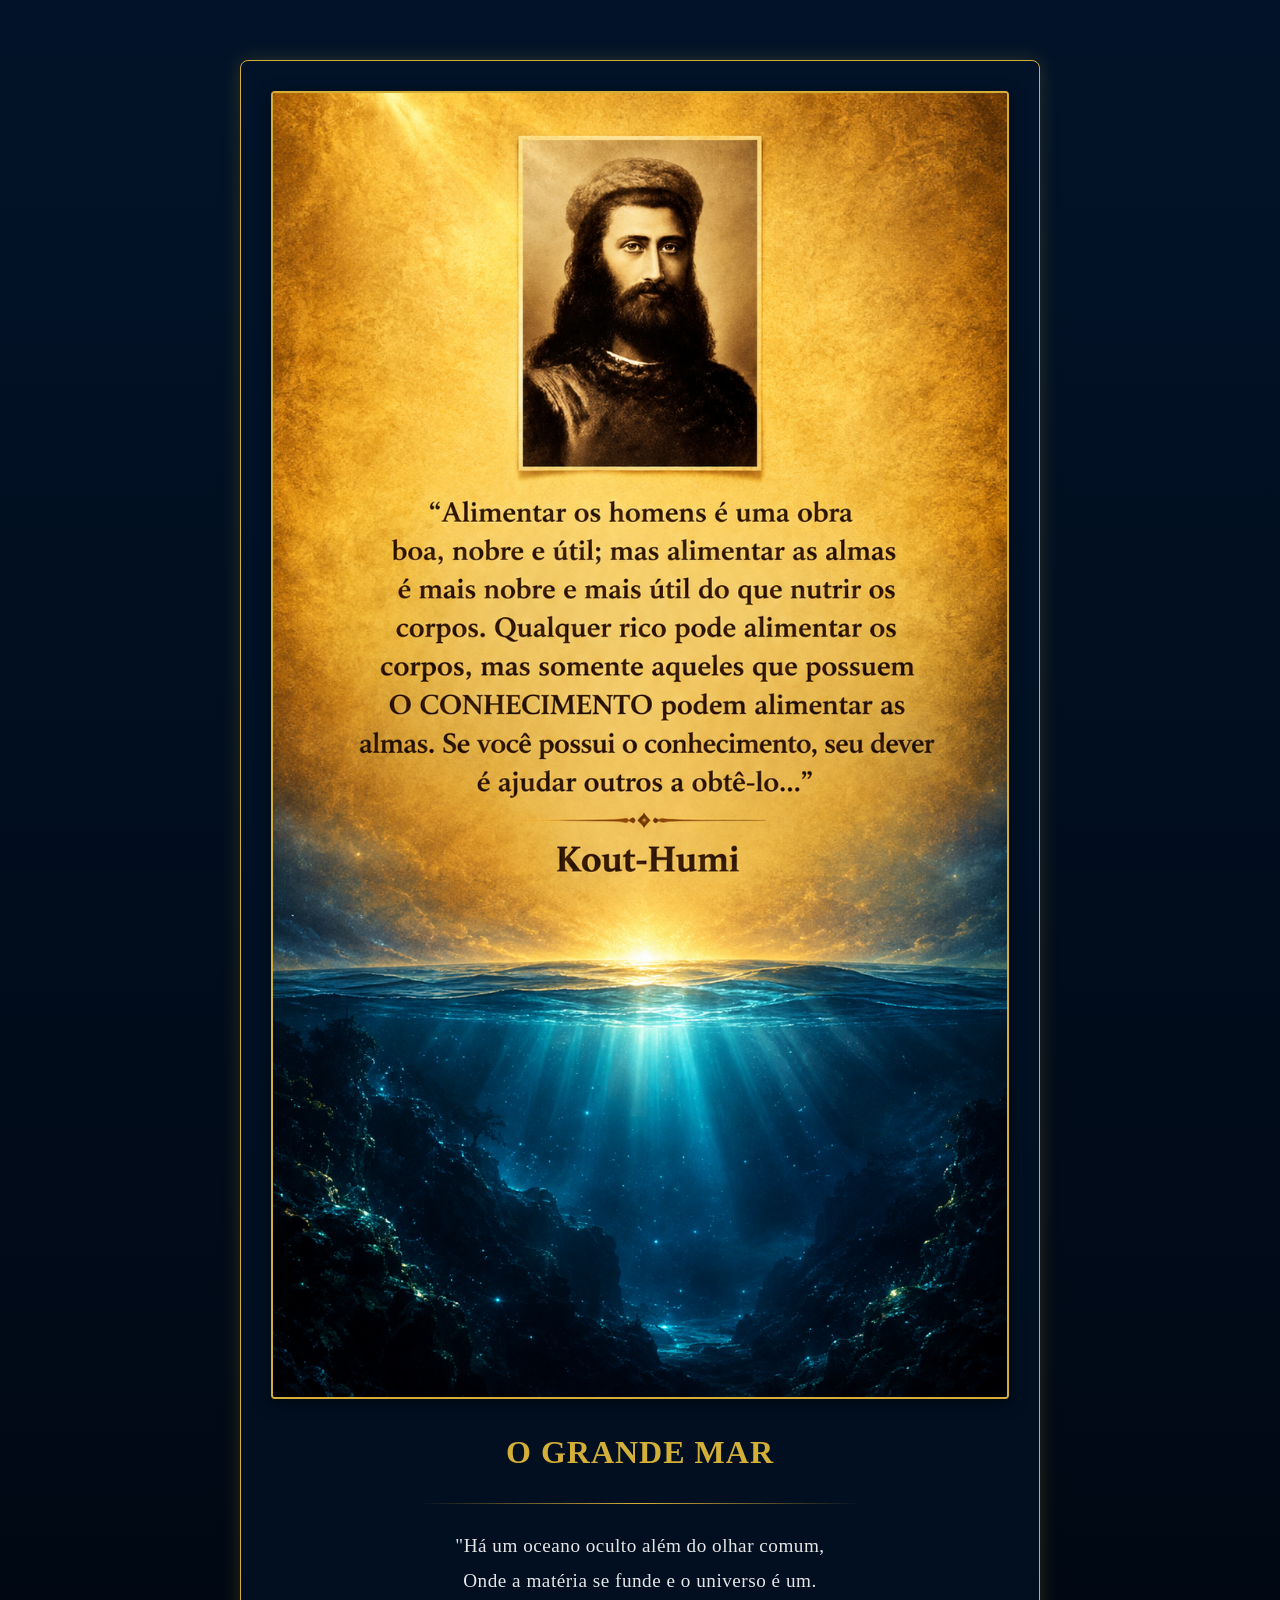
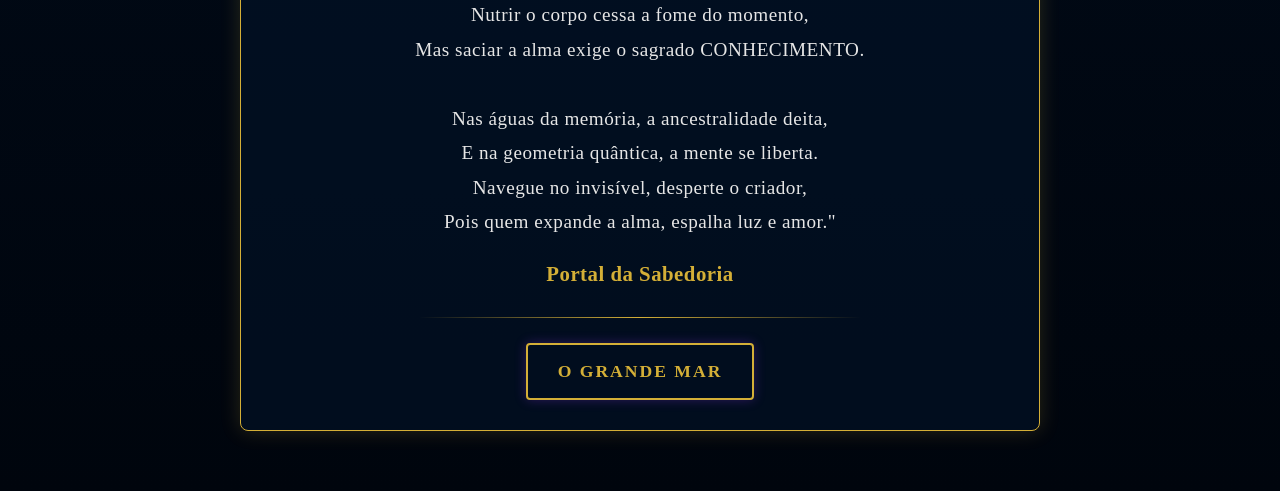
<file: index.html>
<!DOCTYPE html>
<html lang="pt-BR">
<head>
    <meta charset="UTF-8">
    <meta name="viewport" content="width=device-width, initial-scale=1.0">
    <title>O Grande Mar - Conhecimento Quântico</title>
    <link rel="stylesheet" href="estilo.css">
</head>
<body>

    <div class="container">
        
        <img src="img.png" alt="Mestre Koot Hoomi" class="imagem-mestre">

        <h1>O Grande Mar</h1>
        
        <div class="divisor"></div>

        <blockquote style="font-style: normal; line-height: 1.8; letter-spacing: 0.5px;">
            "Há um oceano oculto além do olhar comum,<br>
            Onde a matéria se funde e o universo é um.<br>
            Nutrir o corpo cessa a fome do momento,<br>
            Mas saciar a alma exige o sagrado CONHECIMENTO.<br><br>
            Nas águas da memória, a ancestralidade deita,<br>
            E na geometria quântica, a mente se liberta.<br>
            Navegue no invisível, desperte o criador,<br>
            Pois quem expande a alma, espalha luz e amor."
            <span class="autor" style="margin-top: 15px;">Portal da Sabedoria</span>
        </blockquote>

        <div class="divisor"></div>
     
        <a href="oceano.html" class="botao-portal">O Grande Mar</a>

    </div>

</body>
</html>
</file>
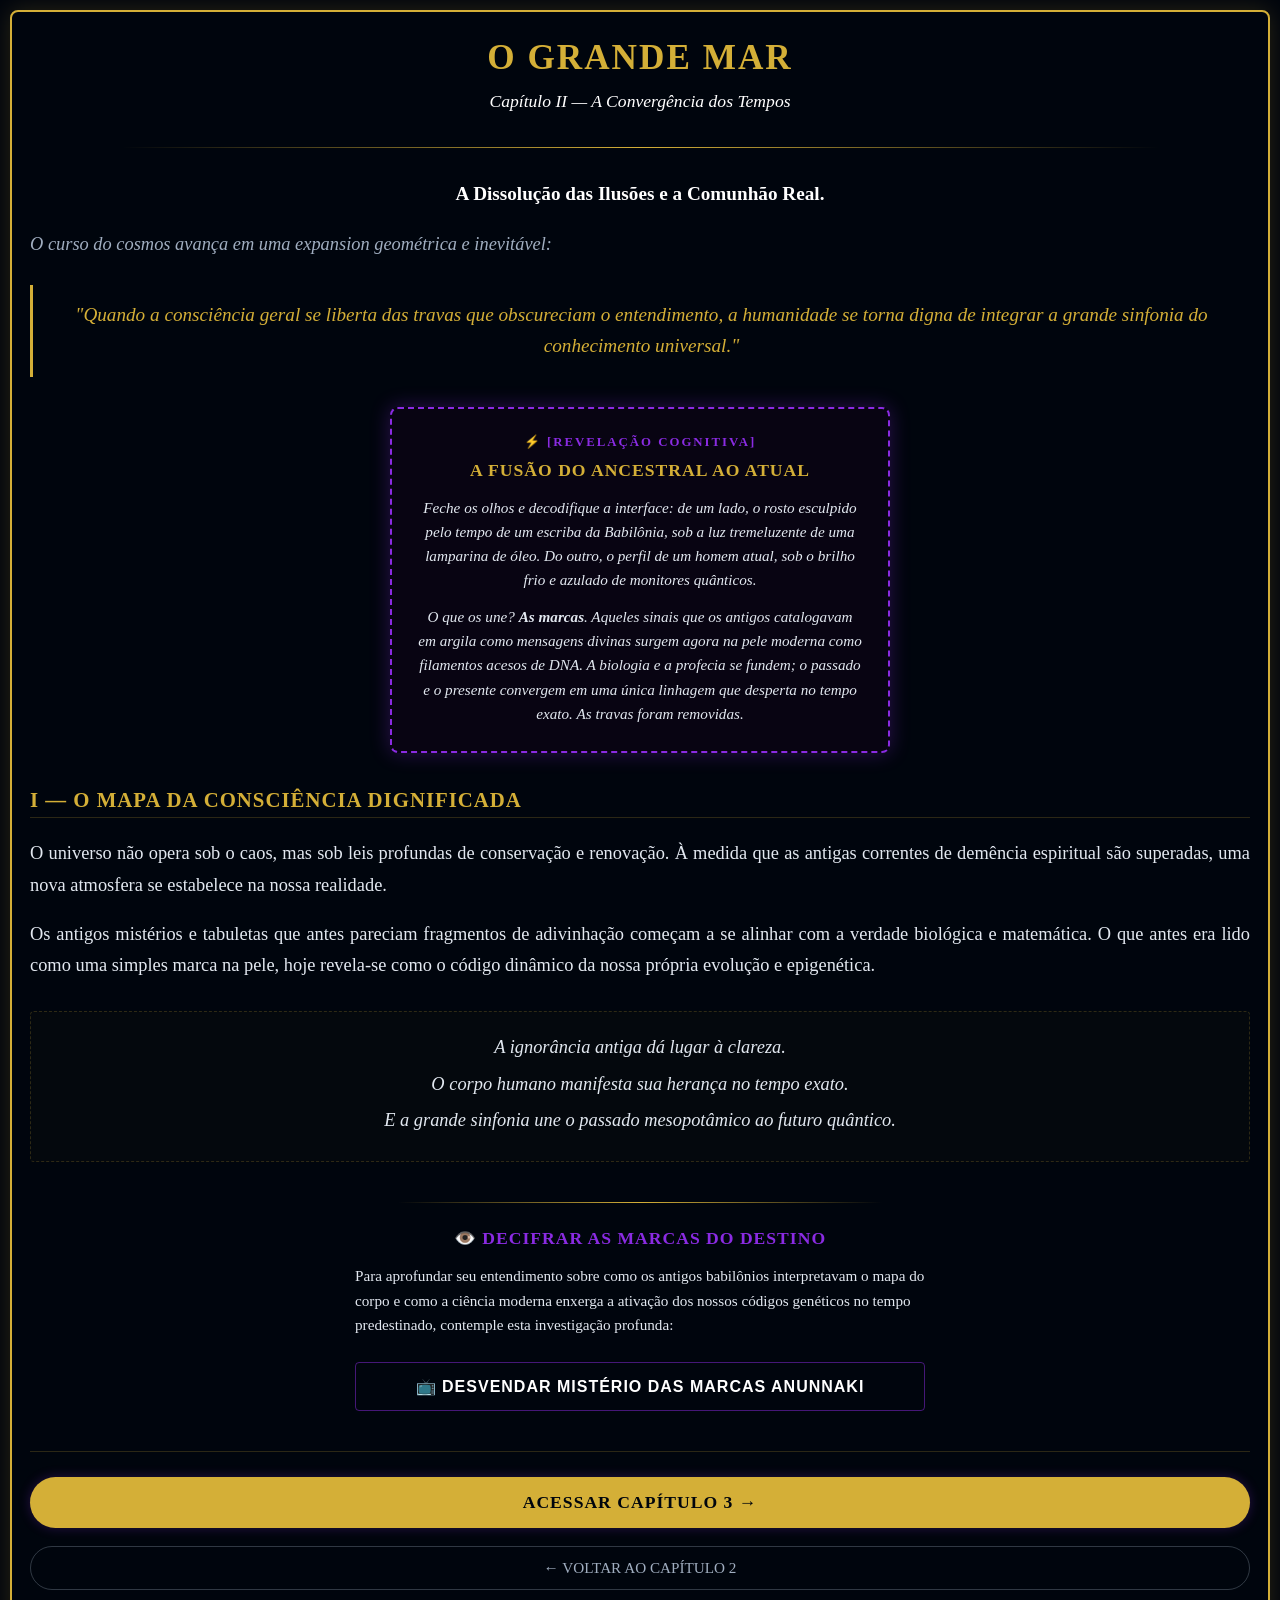
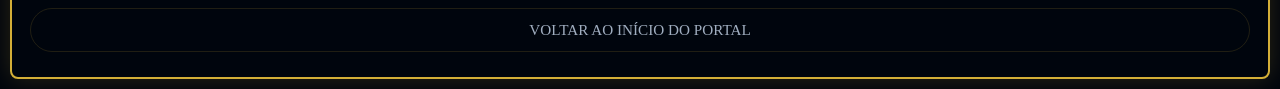
<file: capitulo2-1.html>
<!DOCTYPE html>
<html lang="pt-BR">
<head>
    <meta charset="UTF-8">
    <meta name="viewport" content="width=device-width, initial-scale=1.0">
    <title>O Grande Mar - Capítulo 2-1</title>
    <link rel="stylesheet" href="oceano.css">
    <style>
   
        .bloco-gatilho-video {
            text-align: center;
            width: 100%;
            margin-top: 15px;
            margin-bottom: 25px;
        }
    </style>
</head>
<body>

    <div class="container-segundo">
        
        <h1>O Grande Mar</h1>
        <p class="subtitulo">Capítulo II — A Convergência dos Tempos</p>
        
        <div class="linha-quantum"></div>

        <section class="introducao">
            <p class="destaque">A Dissolução das Ilusões e a Comunhão Real.</p>
            <p class="pergunta">O curso do cosmos avança em uma expansion geométrica e inevitável:</p>
            <blockquote>
                "Quando a consciência geral se liberta das travas que obscureciam o entendimento, a humanidade se torna digna de integrar a grande sinfonia do conhecimento universal."
            </blockquote>
        </section>

       
        <div class="bloco-enfase" style="border: 2px dashed #8a2be2; background: rgba(10, 5, 20, 0.85); padding: 25px; margin: 30px auto; max-width: 500px; border-radius: 8px; box-shadow: 0 0 20px rgba(138, 43, 226, 0.3); text-align: left;">
            <span style="color: #8a2be2; font-size: 0.8rem; font-weight: bold; letter-spacing: 2px; display: block; margin-bottom: 10px; text-transform: uppercase; text-align: center;">
                ⚡ [REVELAÇÃO COGNITIVA]
            </span>
            <h3 style="color: #d4af37; font-size: 1.1rem; margin-top: 0; margin-bottom: 15px; text-align: center; letter-spacing: 1px;">
                A FUSÃO DO ANCESTRAL AO ATUAL
            </h3>
            <p style="font-size: 0.95rem; line-height: 1.6; color: #fff; margin-bottom: 12px;">
                Feche os olhos e decodifique a interface: de um lado, o rosto esculpido pelo tempo de um escriba da Babilônia, sob a luz tremeluzente de uma lamparina de óleo. Do outro, o perfil de um homem atual, sob o brilho frio e azulado de monitores quânticos.
            </p>
            <p style="font-size: 0.95rem; line-height: 1.6; color: #b0c4de; margin-bottom: 0;">
                O que os une? <strong>As marcas</strong>. Aqueles sinais que os antigos catalogavam em argila como mensagens divinas surgem agora na pele moderna como filamentos acesos de DNA. A biologia e a profecia se fundem; o passado e o presente convergem em uma única linhagem que desperta no tempo exato. As travas foram removidas.
            </p>
        </div>

        <section class="secao-texto">
            <h2>I — O MAPA DA CONSCIÊNCIA DIGNIFICADA</h2>
            
            <p>O universo não opera sob o caos, mas sob leis profundas de conservação e renovação. À medida que as antigas correntes de demência espiritual são superadas, uma nova atmosfera se estabelece na nossa realidade.</p>
            
            <p>Os antigos mistérios e tabuletas que antes pareciam fragmentos de adivinhação começam a se alinhar com a verdade biológica e matemática. O que antes era lido como uma simples marca na pele, hoje revela-se como o código dinâmico da nossa própria evolução e epigenética.</p>
            
            <div class="bloco-enfase">
                <p>A ignorância antiga dá lugar à clareza.</p>
                <p>O corpo humano manifesta sua herança no tempo exato.</p>
                <p>E a grande sinfonia une o passado mesopotâmico ao futuro quântico.</p>
            </div>
        </section>

        <div class="bloco-video" style="margin: 40px auto; max-width: 600px; padding: 0 15px; text-align: center;">
            <div class="linha-quantum" style="margin-bottom: 25px;"></div>
            <h3 style="color: #8a2be2; letter-spacing: 1px; font-size: 1.1rem; margin-bottom: 15px; text-transform: uppercase;">
                👁️ Decifrar as Marcas do Destino
            </h3>
            <p style="font-size: 0.95rem; line-height: 1.6; color: #b0c4de; margin-bottom: 25px; text-align: left;">
                Para aprofundar seu entendimento sobre como os antigos babilônios interpretavam o mapa do corpo e como a ciência moderna enxerga a ativação dos nossos códigos genéticos no tempo predestinado, contemple esta investigação profunda:
            </p>
            
            <div class="bloco-gatilho-video">
                <a href="https://youtu.be/3zmSaTI5bvg?is=PyNk-RgTAVAL21S-" target="_blank" style="text-decoration: none; display: block; width: 100%;">
                    <button type="button" style="
                        width: 100%;
                        color: #ffffff !important;
                        background: transparent !important;
                        font-weight: bold;
                        font-size: 1rem;
                        padding: 14px 20px;
                        border: 1px solid rgba(138, 43, 226, 0.5);
                        border-radius: 4px;
                        cursor: pointer;
                        text-transform: uppercase;
                        letter-spacing: 1px;
                    ">
                        📺 Desvendar Mistério das Marcas Anunnaki
                    </button>
                </a>
            </div>
        </div>

        <div class="divisor-final"></div>

        <div class="navegacao-portal" style="display: flex; flex-direction: column; align-items: center; gap: 14px; width: 100%;">
            <a href="capitulo3.html" class="botao-proximo" style="margin-bottom: 4px;">Acessar Capítulo 3 →</a>
            <a href="capitulo2.html" class="botao-retroceder" style="margin-bottom: 4px;">← Voltar ao Capítulo 2</a>
            <a href="index.html" class="botao-retroceder" style="border-color: rgba(212, 175, 55, 0.15);">Voltar ao Início do Portal</a>
        </div>
        
    </div>

</body>
</html>
</file>
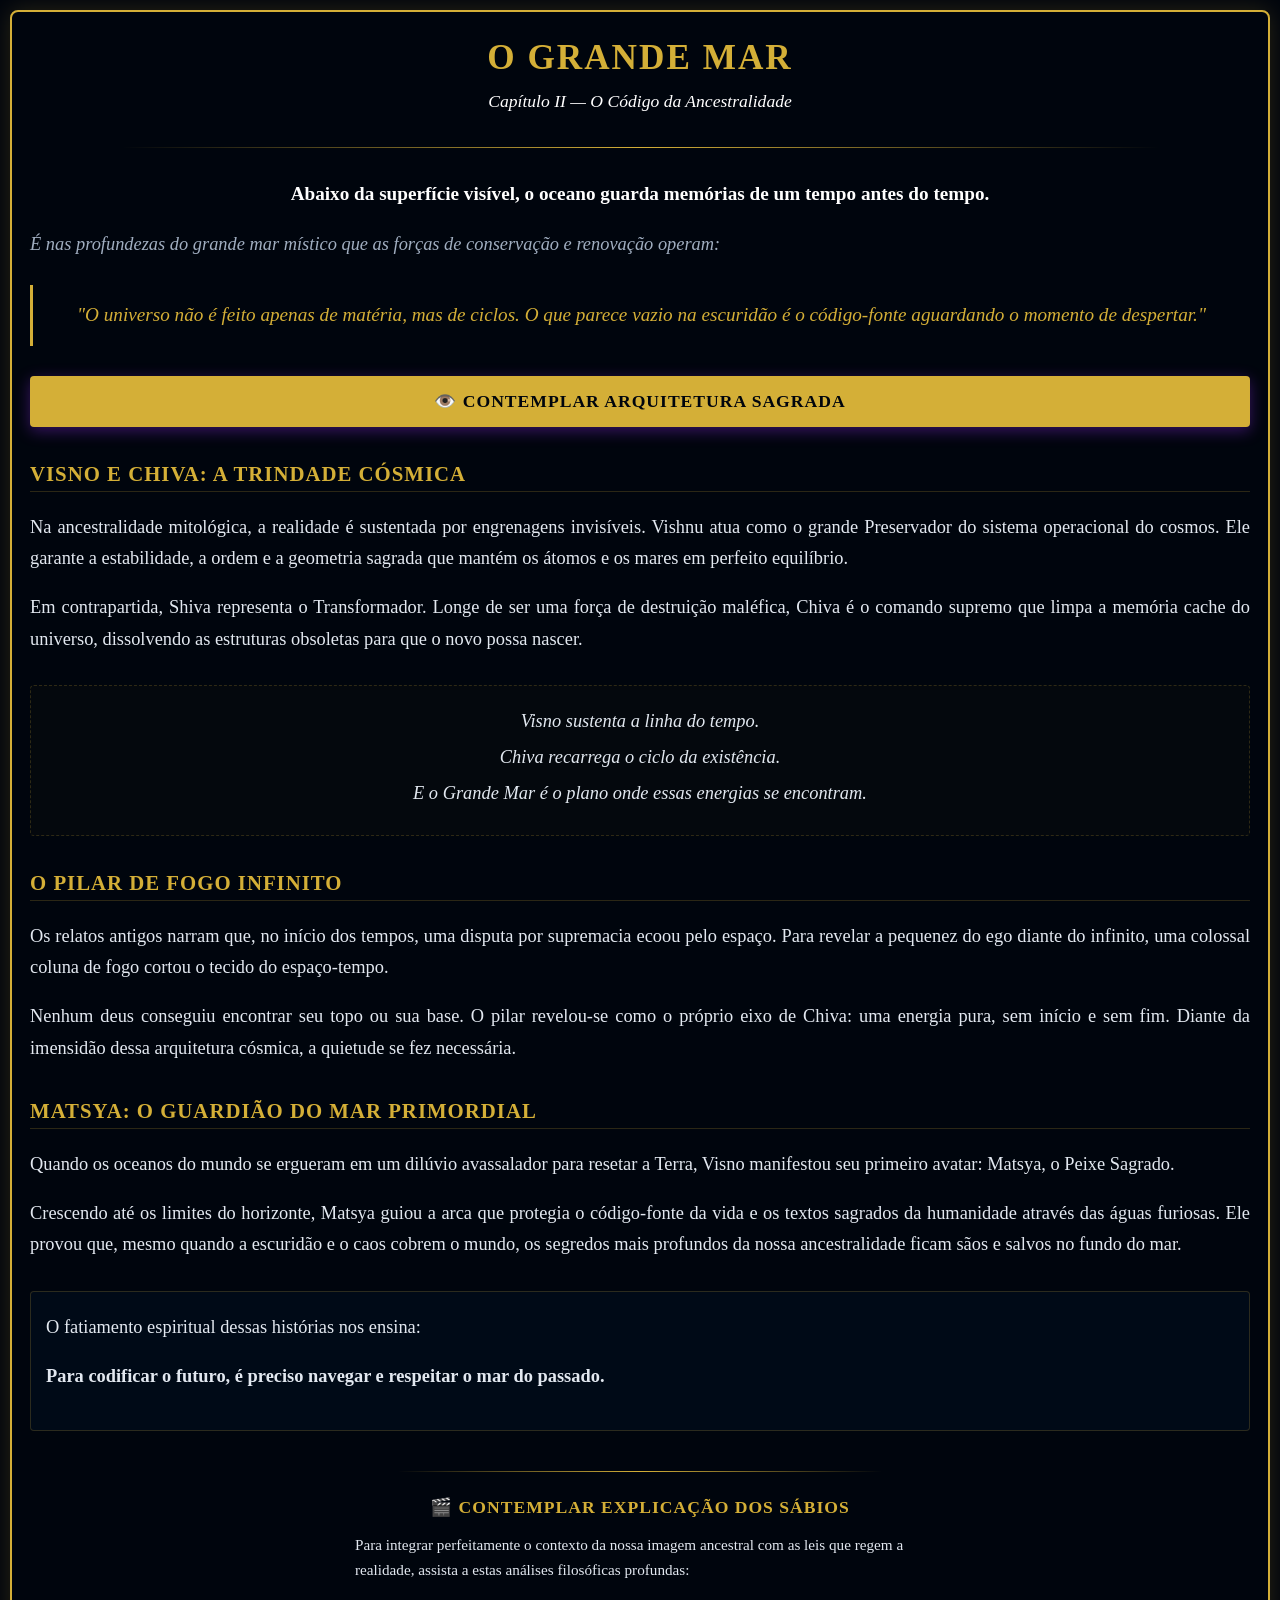
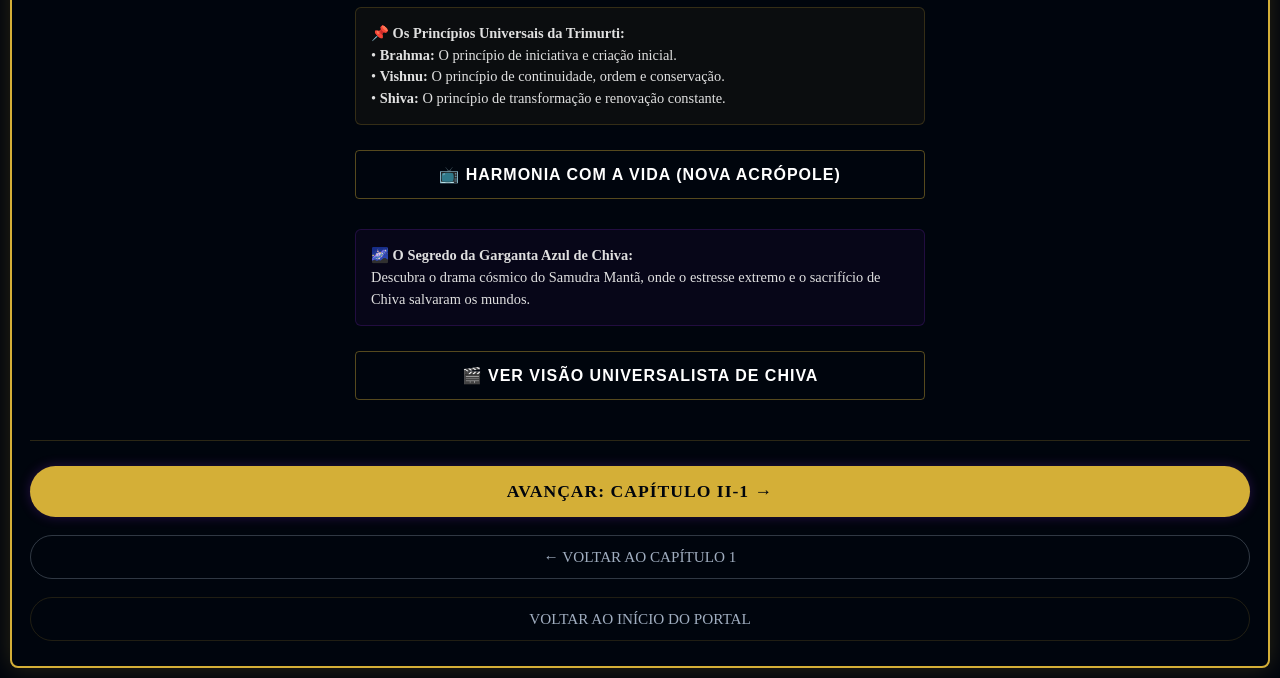
<file: capitulo2.html>
<!DOCTYPE html>
<html lang="pt-BR">
<head>
    <meta charset="UTF-8">
    <meta name="viewport" content="width=device-width, initial-scale=1.0">
    <title>O Grande Mar - Capítulo 2</title>
    <link rel="stylesheet" href="oceano.css">
    <style>
       
        .bloco-gatilho-video {
            text-align: center;
            width: 100%;
            margin-top: 15px;
            margin-bottom: 25px;
        }
    </style>
</head>
<body>

    <div class="container-segundo">
        
        <h1>O Grande Mar</h1>
        <p class="subtitulo">Capítulo II — O Código da Ancestralidade</p>
        
        <div class="linha-quantum"></div>

        <section class="introducao">
            <p class="destaque">Abaixo da superfície visível, o oceano guarda memórias de um tempo antes do tempo.</p>
            <p class="pergunta">É nas profundezas do grande mar místico que as forças de conservação e renovação operam:</p>
            <blockquote>
                "O universo não é feito apenas de matéria, mas de ciclos. O que parece vazio na escuridão é o código-fonte aguardando o momento de despertar."
            </blockquote>
        </section>

        <div style="text-align: center; margin: 30px 0;">
            <a href="capitulo2.png" target="_blank" class="botao-proximo" style="background: linear-gradient(135deg, #8a2be2, #4b0082); color: #fff; text-transform: uppercase; font-weight: bold; letter-spacing: 1px; padding: 15px 30px; text-decoration: none; border-radius: 4px; display: inline-block; box-shadow: 0 4px 15px rgba(138, 43, 226, 0.4);">
                👁️ Contemplar Arquitetura Sagrada 
            </a>
        </div>

        <section class="secao-texto">
            <h2>VISNO E CHIVA: A TRINDADE CÓSMICA</h2>
            
            <p>Na ancestralidade mitológica, a realidade é sustentada por engrenagens invisíveis. Vishnu atua como o grande Preservador do sistema operacional do cosmos. Ele garante a estabilidade, a ordem e a geometria sagrada que mantém os átomos e os mares em perfeito equilíbrio.</p>
            
            <p>Em contrapartida, Shiva representa o Transformador. Longe de ser uma força de destruição maléfica, Chiva é o comando supremo que limpa a memória cache do universo, dissolvendo as estruturas obsoletas para que o novo possa nascer.</p>
            
            <div class="bloco-enfase">
                <p>Visno sustenta a linha do tempo.</p>
                <p>Chiva recarrega o ciclo da existência.</p>
                <p>E o Grande Mar é o plano onde essas energias se encontram.</p>
            </div>

            <h2>O PILAR DE FOGO INFINITO</h2>
            
            <p>Os relatos antigos narram que, no início dos tempos, uma disputa por supremacia ecoou pelo espaço. Para revelar a pequenez do ego diante do infinito, uma colossal coluna de fogo cortou o tecido do espaço-tempo.</p>
            
            <p>Nenhum deus conseguiu encontrar seu topo ou sua base. O pilar revelou-se como o próprio eixo de Chiva: uma energia pura, sem início e sem fim. Diante da imensidão dessa arquitetura cósmica, a quietude se fez necessária.</p>

            <h2>MATSYA: O GUARDIÃO DO MAR PRIMORDIAL</h2>
            
            <p>Quando os oceanos do mundo se ergueram em um dilúvio avassalador para resetar a Terra, Visno manifestou seu primeiro avatar: Matsya, o Peixe Sagrado.</p>
            
            <p>Crescendo até os limites do horizonte, Matsya guiou a arca que protegia o código-fonte da vida e os textos sagrados da humanidade através das águas furiosas. Ele provou que, mesmo quando a escuridão e o caos cobrem o mundo, os segredos mais profundos da nossa ancestralidade ficam sãos e salvos no fundo do mar.</p>
            
            <div class="licao">
                <p>O fatiamento espiritual dessas histórias nos ensina:</p>
                <p><strong>Para codificar o futuro, é preciso navegar e respeitar o mar do passado.</strong></p>
            </div>
        </section>

        <div class="bloco-video" style="margin: 40px auto; max-width: 600px; padding: 0 15px; text-align: center;">
            <div class="linha-quantum" style="margin-bottom: 25px;"></div>
            <h3 style="color: #d4af37; letter-spacing: 1px; font-size: 1.1rem; margin-bottom: 15px; text-transform: uppercase;">
                🎬 Contemplar Explicação dos Sábios
            </h3>
            
            <p style="font-size: 0.95rem; line-height: 1.6; color: #b0c4de; margin-bottom: 25px; text-align: left;">
                Para integrar perfeitamente o contexto da nossa imagem ancestral com as leis que regem a realidade, assista a estas análises filosóficas profundas:
            </p>
            
            <div style="background: rgba(212, 175, 55, 0.05); border: 1px solid rgba(212, 175, 55, 0.2); padding: 15px; border-radius: 6px; margin-bottom: 25px; text-align: left; font-size: 0.9rem; color: #e0e0e0; line-height: 1.5;">
                📌 <strong>Os Princípios Universais da Trimurti:</strong><br>
                • <strong>Brahma:</strong> O princípio de iniciativa e criação inicial.<br>
                • <strong>Vishnu:</strong> O princípio de continuidade, ordem e conservação.<br>
                • <strong>Shiva:</strong> O princípio de transformação e renovação constante.
            </div>
            
            <div class="bloco-gatilho-video">
                <a href="https://youtu.be/Z091SySD8fY?is=NXE203ZCr4IPmXD1" target="_blank" style="text-decoration: none; display: block; width: 100%;">
                    <button type="button" style="
                        width: 100%;
                        color: #ffffff !important;
                        background: transparent !important;
                        font-weight: bold;
                        font-size: 1rem;
                        padding: 14px 20px;
                        border: 1px solid rgba(212, 175, 55, 0.4);
                        border-radius: 4px;
                        cursor: pointer;
                        text-transform: uppercase;
                        letter-spacing: 1px;
                    ">
                        📺 Harmonia com a Vida (Nova Acrópole)
                    </button>
                </a>
            </div>

            <div style="background: rgba(138, 43, 226, 0.05); border: 1px solid rgba(138, 43, 226, 0.2); padding: 15px; border-radius: 6px; margin-top: 30px; margin-bottom: 25px; text-align: left; font-size: 0.9rem; color: #e0e0e0; line-height: 1.5;">
                🌌 <strong>O Segredo da Garganta Azul de Chiva:</strong><br>
                Descubra o drama cósmico do Samudra Mantã, onde o estresse extremo e o sacrifício de Chiva salvaram os mundos.
            </div>

            <div class="bloco-gatilho-video">
                <a href="https://youtu.be/M7iodVnp2gw?is=kyhabBD7nxc4ebFK" target="_blank" style="text-decoration: none; display: block; width: 100%;">
                    <button type="button" style="
                        width: 100%;
                        color: #ffffff !important;
                        background: transparent !important;
                        font-weight: bold;
                        font-size: 1rem;
                        padding: 14px 20px;
                        border: 1px solid rgba(212, 175, 55, 0.4);
                        border-radius: 4px;
                        cursor: pointer;
                        text-transform: uppercase;
                        letter-spacing: 1px;
                    ">
                        🎬 Ver Visão Universalista de Chiva
                    </button>
                </a>
            </div>
        </div>

        <div class="divisor-final"></div>

        <div class="navegacao-portal" style="display: flex; flex-direction: column; align-items: center; gap: 14px; width: 100%;">
            <a href="capitulo2-1.html" class="botao-proximo" style="margin-bottom: 4px;">Avançar: Capítulo II-1 →</a>
            <a href="oceano.html" class="botao-retroceder" style="margin-bottom: 4px;">← Voltar ao Capítulo 1</a>
            <a href="index.html" class="botao-retroceder" style="border-color: rgba(212, 175, 55, 0.15);">Voltar ao Início do Portal</a>
        </div>
        
    </div>

</body>
</html>
</file>
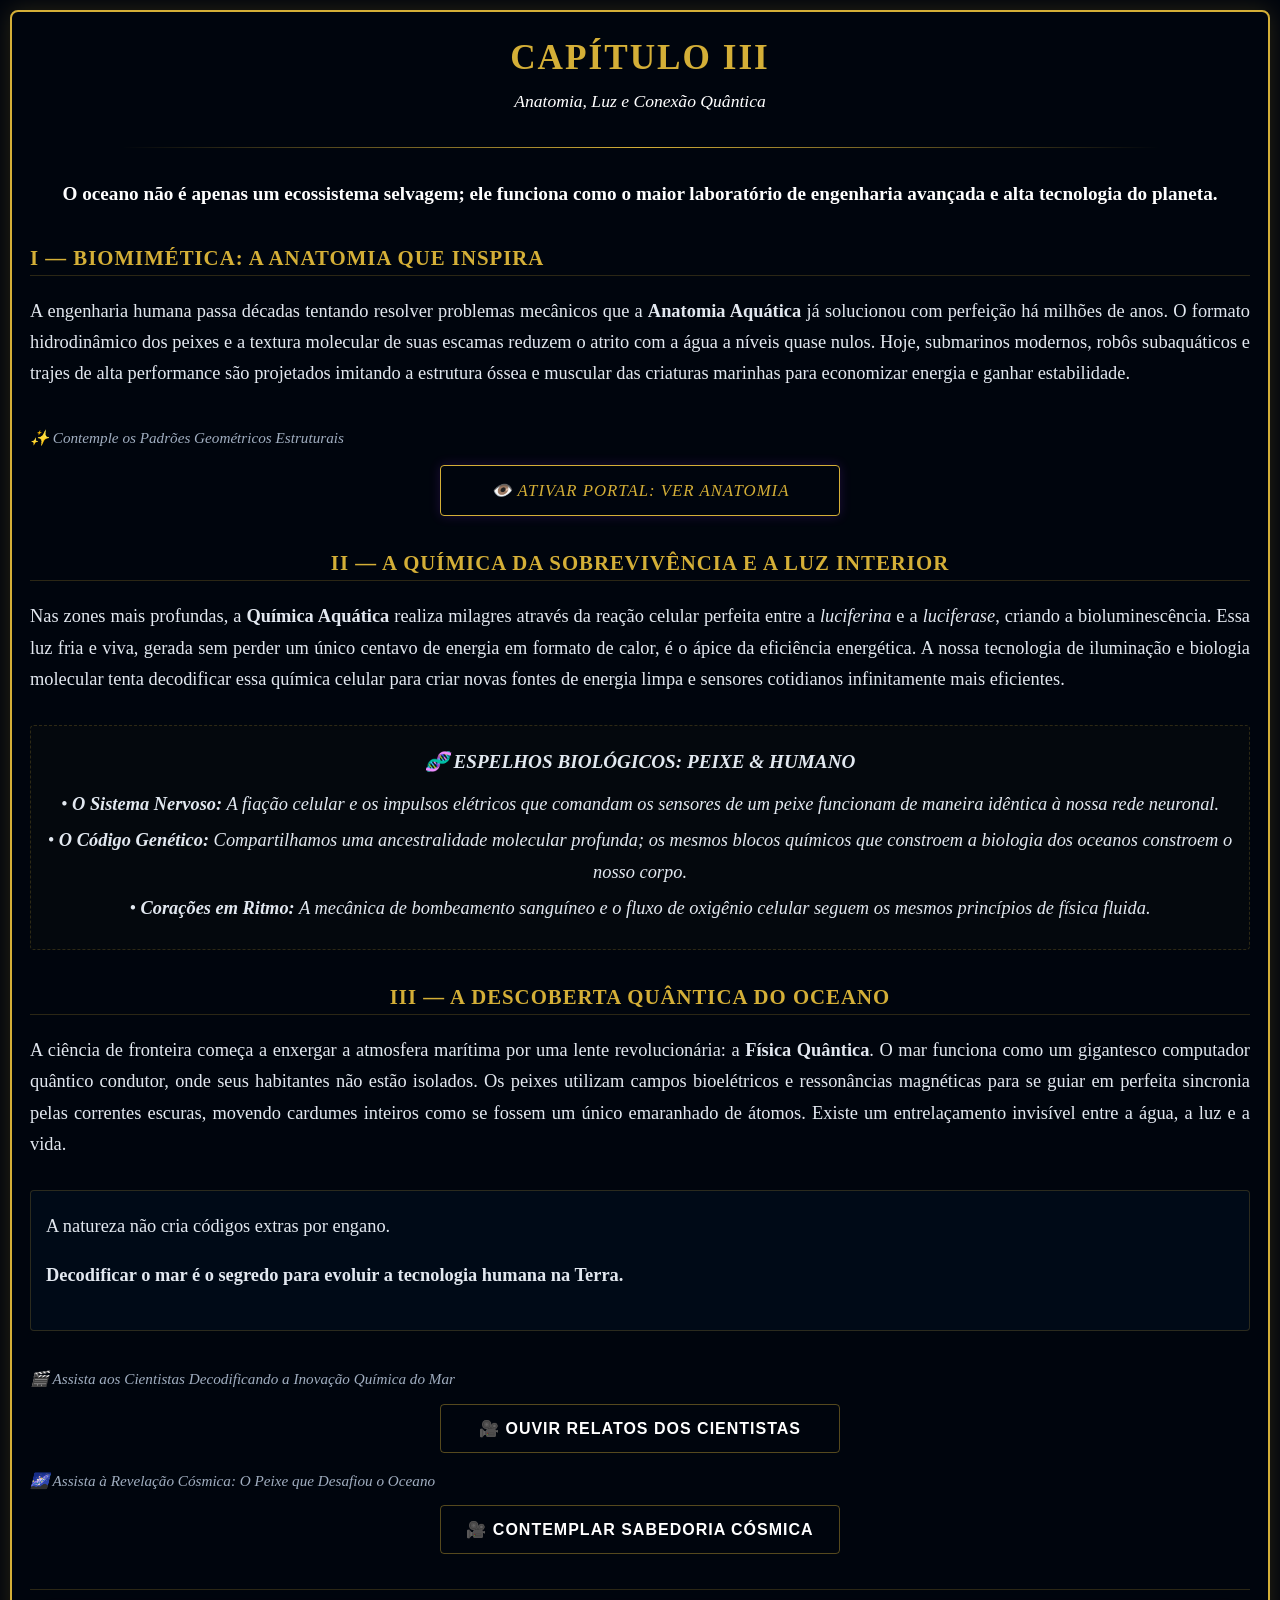
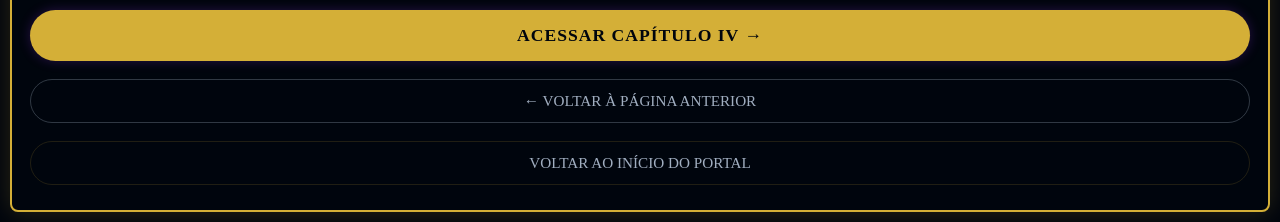
<file: capitulo3-1.html>
<!DOCTYPE html>
<html lang="pt-BR">
<head>
    <meta charset="UTF-8">
    <meta name="viewport" content="width=device-width, initial-scale=1.0">
    <title>Capítulo III — Página 1</title>
    <link rel="stylesheet" href="oceano.css">
</head>
<body>

    <div class="container-segundo">
        
        <h1>Capítulo III</h1>
        <p class="subtitulo">Anatomia, Luz e Conexão Quântica</p>
        
        <div class="linha-quantum"></div>

        <section class="introducao">
            <p class="destaque">O oceano não é apenas um ecossistema selvagem; ele funciona como o maior laboratório de engenharia avançada e alta tecnologia do planeta.</p>
        </section>

        <section class="secao-texto">
            <h2>I — BIOMIMÉTICA: A ANATOMIA QUE INSPIRA</h2>
            <p>A engenharia humana passa décadas tentando resolver problemas mecânicos que a <strong>Anatomia Aquática</strong> já solucionou com perfeição há milhões de anos. O formato hidrodinâmico dos peixes e a textura molecular de suas escamas reduzem o atrito com a água a níveis quase nulos. Hoje, submarinos modernos, robôs subaquáticos e trajes de alta performance são projetados imitando a estrutura óssea e muscular das criaturas marinhas para economizar energia e ganhar estabilidade.</p>
          
            <div style="text-align: center; margin: 35px 0;">
                <!-- INTERAÇÃO DO PORTAL CORRIGIDA: AGORA SEGUE O PADRÃO DE LUZ ROXA -->
<div style="text-align: center; margin: 35px 0;">
    <p style="font-size: 0.95rem; color: #a0aec0 !important; font-style: italic; margin-bottom: 15px;">
        ✨ Contemple os Padrões Geométricos Estruturais
    </p>
    <!-- Alterado de botao-proximo para link-despertar para ativar a aura roxa idêntica ao botão do vídeo -->
    <a href="capitulo3-1.jpg" target="_blank" class="link-despertar" style="max-width: 400px; margin: 0 auto; display: block;">
        👁️ ATIVAR PORTAL: VER ANATOMIA
    </a>
</div>


            <h2>II — A QUÍMICA DA SOBREVIVÊNCIA E A LUZ INTERIOR</h2>
            <p>Nas zones mais profundas, a <strong>Química Aquática</strong> realiza milagres através da reação celular perfeita entre a <i>luciferina</i> e a <i>luciferase</i>, criando a bioluminescência. Essa luz fria e viva, gerada sem perder um único centavo de energia em formato de calor, é o ápice da eficiência energética. A nossa tecnologia de iluminação e biologia molecular tenta decodificar essa química celular para criar novas fontes de energia limpa e sensores cotidianos infinitamente mais eficientes.</p>

            <div class="bloco-enfase">
                <p style="color: #d4af37; font-weight: bold; font-size: 1.2rem; margin-bottom: 10px;">🧬 ESPELHOS BIOLÓGICOS: PEIXE & HUMANO</p>
                <p>• <strong>O Sistema Nervoso:</strong> A fiação celular e os impulsos elétricos que comandam os sensores de um peixe funcionam de maneira idêntica à nossa rede neuronal.</p>
                <p>• <strong>O Código Genético:</strong> Compartilhamos uma ancestralidade molecular profunda; os mesmos blocos químicos que constroem a biologia dos oceanos constroem o nosso corpo.</p>
                <p>• <strong>Corações em Ritmo:</strong> A mecânica de bombeamento sanguíneo e o fluxo de oxigênio celular seguem os mesmos princípios de física fluida.</p>
            </div>

            <h2>III — A DESCOBERTA QUÂNTICA DO OCEANO</h2>
            <p>A ciência de fronteira começa a enxergar a atmosfera marítima por uma lente revolucionária: a <strong>Física Quântica</strong>. O mar funciona como um gigantesco computador quântico condutor, onde seus habitantes não estão isolados. Os peixes utilizam campos bioelétricos e ressonâncias magnéticas para se guiar em perfeita sincronia pelas correntes escuras, movendo cardumes inteiros como se fossem um único emaranhado de átomos. Existe um entrelaçamento invisível entre a água, a luz e a vida.</p>
            
            <div class="licao" style="margin-top: 30px;">
                <p>A natureza não cria códigos extras por engano.</p>
                <p><strong>Decodificar o mar é o segredo para evoluir a tecnologia humana na Terra.</strong></p>
            </div>
                
        <div class="bloco-gatilho-video" style="text-align: center; width: 100%; margin-top: 35px; margin-bottom: 15px;">
            <p style="font-size: 0.95rem; color: #a0aec0 !important; font-style: italic; margin-bottom: 12px;">
                🎬 Assista aos Cientistas Decodificando a Inovação Química do Mar
            </p>
            <a href="https://youtu.be/8dnc1QOKCqo?is=eS8Bbp2EhXd5rBTV" target="_blank" style="text-decoration: none; display: block; width: 100%; max-width: 400px; margin: 0 auto;">
                <button type="button" style="
                    width: 100%;
                    color: #ffffff !important;
                    background: transparent !important;
                    font-weight: bold;
                    font-size: 1rem;
                    padding: 14px 20px;
                    border: 1px solid rgba(212, 175, 55, 0.4);
                    border-radius: 4px;
                    text-transform: uppercase;
                    letter-spacing: 1px;
                    cursor: pointer;
                    display: flex;
                    align-items: center;
                    justify-content: center;
                    gap: 10px;
                    transition: 0.3s;
                ">
                    🎥 Ouvir Relatos dos Cientistas
                </button>
            </a>
        </div>

        <div class="bloco-gatilho-video" style="text-align: center; width: 100%; margin-top: 15px; margin-bottom: 35px;">
            <p style="font-size: 0.95rem; color: #a0aec0 !important; font-style: italic; margin-bottom: 12px;">
                🌌 Assista à Revelação Cósmica: O Peixe que Desafiou o Oceano
            </p>
            <a href="https://youtu.be/TvsmWf_KJrw?is=ArfyiAbTV7xeIkp_" target="_blank" style="text-decoration: none; display: block; width: 100%; max-width: 400px; margin: 0 auto;">
                <button type="button" style="
                    width: 100%;
                    color: #ffffff !important;
                    background: transparent !important;
                    font-weight: bold;
                    font-size: 1rem;
                    padding: 14px 20px;
                    border: 1px solid rgba(212, 175, 55, 0.4);
                    border-radius: 4px;
                    text-transform: uppercase;
                    letter-spacing: 1px;
                    cursor: pointer;
                    display: flex;
                    align-items: center;
                    justify-content: center;
                    gap: 10px;
                    transition: 0.3s;
                ">
                    🎥 Contemplar Sabedoria Cósmica
                </button>
            </a>
        </div>
    </section>

    <div class="divisor-final" style="margin-top: 20px; margin-bottom: 20px;"></div>

        <div class="navegacao-portal" style="display: flex; flex-direction: column; align-items: center; gap: 14px; width: 100%;">
            
          
            <a href="capitulo4.html" class="botao-proximo" style="margin-bottom: 4px;">Acessar Capítulo IV →</a>
            
            <a href="capitulo3.html" class="botao-retroceder" style="margin-bottom: 4px;">← Voltar à Página Anterior</a>
            
            <a href="index.html" class="botao-retroceder" style="border-color: rgba(212, 175, 55, 0.15);">Voltar ao Início do Portal</a>
            
        </div>
    
</div> 

</body>
</html>
</file>
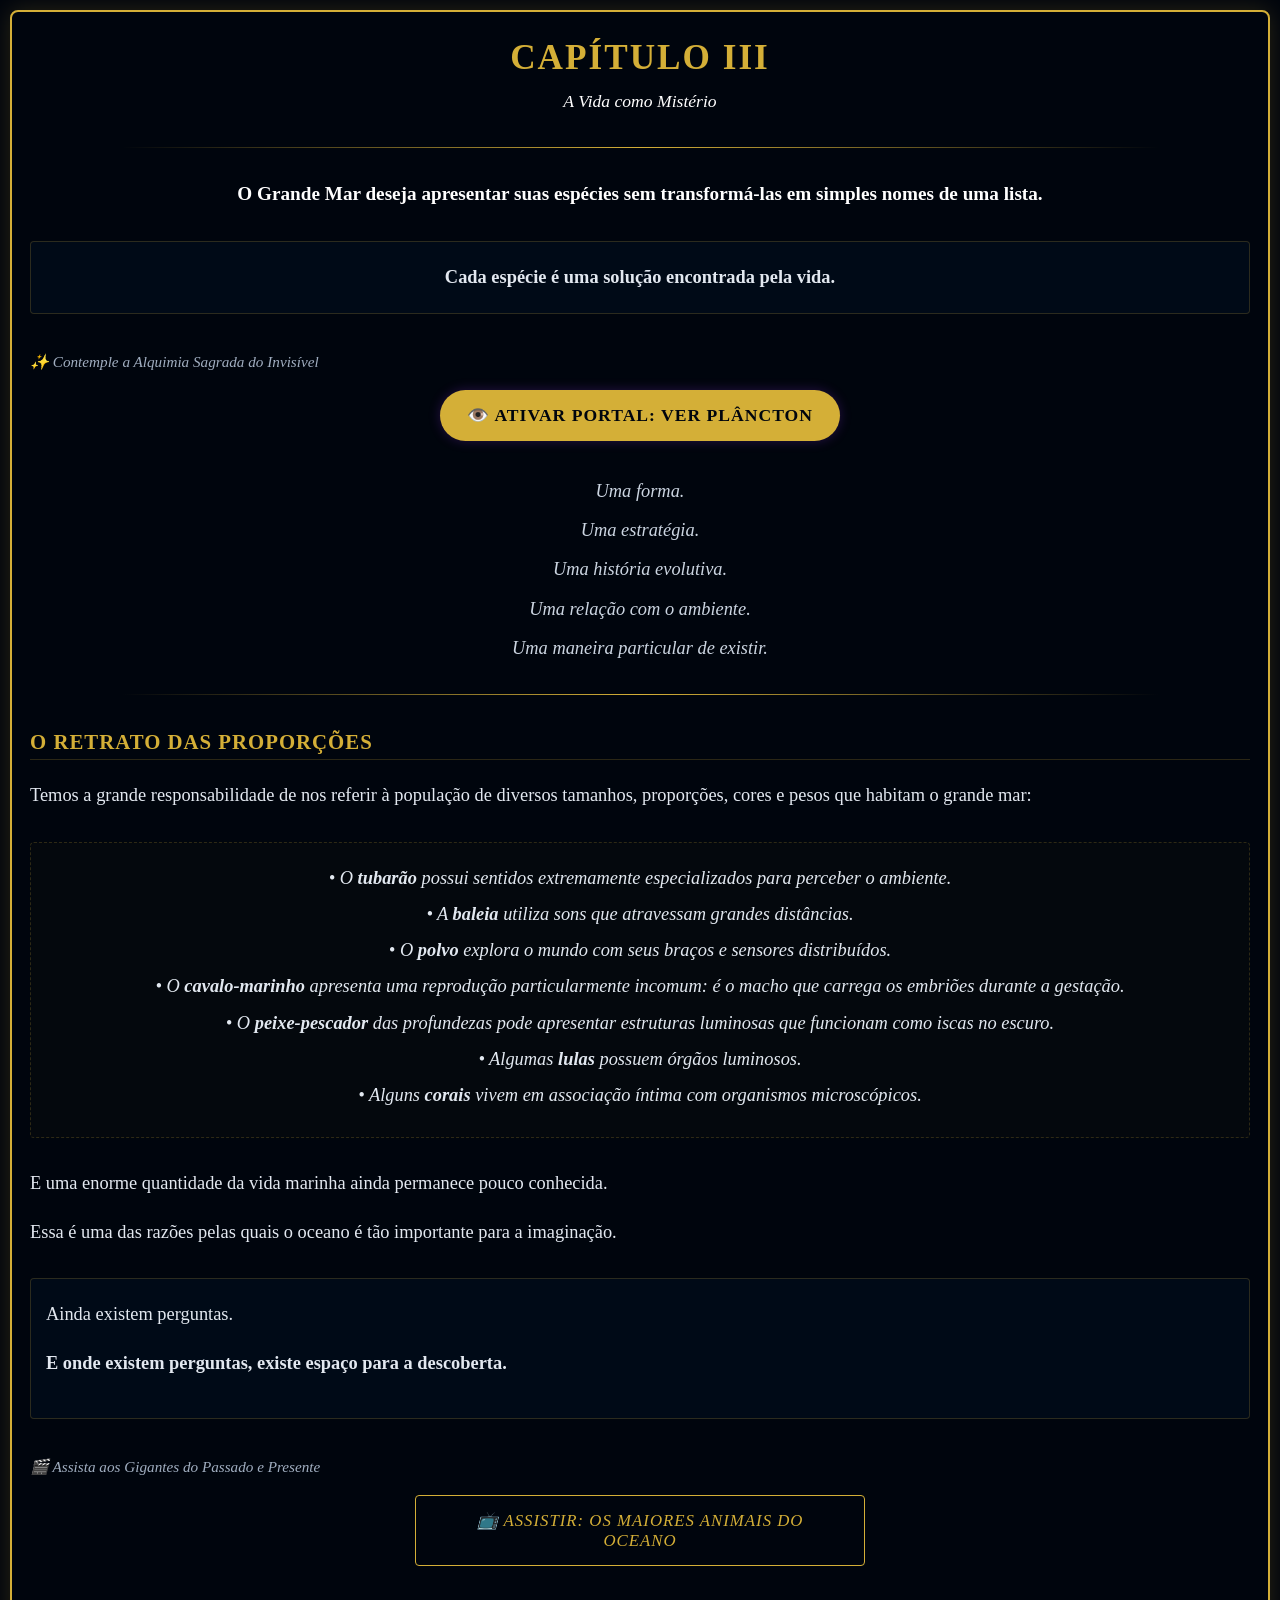
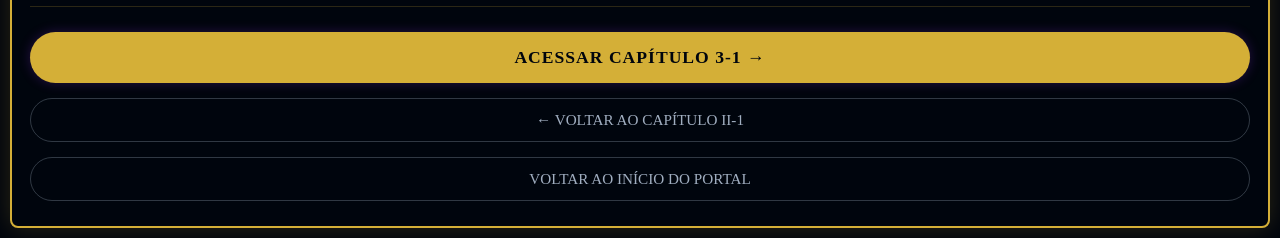
<file: capitulo3.html>
<!DOCTYPE html>
<html lang="pt-BR">
<head>
    <meta charset="UTF-8">
    <meta name="viewport" content="width=device-width, initial-scale=1.0">
    <title>Capítulo III — A Vida como Mistério</title>
   
    <link rel="stylesheet" href="oceano.css">
</head>
<body>

    <div class="container-segundo">
        
        <h1>Capítulo III</h1>
        <p class="subtitulo">A Vida como Mistério</p>
        
        <div class="linha-quantum"></div>

        <section class="introducao">
            <p class="destaque">O Grande Mar deseja apresentar suas espécies sem transformá-las em simples nomes de uma lista.</p>
        </section>

        <section class="secao-texto">
            <div class="licao" style="margin-bottom: 30px;">
                <p style="text-align: center; margin-bottom: 0;">
                    <strong>Cada espécie é uma solução encontrada pela vida.</strong>
                </p>
            </div>

            <div style="text-align: center; margin: 35px 0;">
                <p style="font-size: 0.95rem; color: #a0aec0 !important; font-style: italic; margin-bottom: 15px;">
                    ✨ Contemple a Alquimia Sagrada do Invisível
                </p>
                <a href="capitulo3.png" target="_blank" class="botao-proximo" style="max-width: 400px; margin: 0 auto; display: block; text-decoration: none;">
                    👁️ ATIVAR PORTAL: VER PLÂNCTON 
                </a>
            </div>

            <p class="efeito-lista">Uma forma.</p>
            <p class="efeito-lista">Uma estratégia.</p>
            <p class="efeito-lista">Uma história evolutiva.</p>
            <p class="efeito-lista">Uma relação com o ambiente.</p>
            <p class="efeito-lista">Uma maneira particular de existir.</p>

            <div class="linha-quantum"></div>

            <h2>O RETRATO DAS PROPORÇÕES</h2>
            <p>Temos a grande responsabilidade de nos referir à população de diversos tamanhos, proporções, cores e pesos que habitam o grande mar:</p>

            <div class="bloco-enfase">
                <p>• O <strong>tubarão</strong> possui sentidos extremamente especializados para perceber o ambiente.</p>
                <p>• A <strong>baleia</strong> utiliza sons que atravessam grandes distâncias.</p>
                <p>• O <strong>polvo</strong> explora o mundo com seus braços e sensores distribuídos.</p>
                <p>• O <strong>cavalo-marinho</strong> apresenta uma reprodução particularmente incomum: é o macho que carrega os embriões durante a gestação.</p>
                <p>• O <strong>peixe-pescador</strong> das profundezas pode apresentar estruturas luminosas que funcionam como iscas no escuro.</p>
                <p>• Algumas <strong>lulas</strong> possuem órgãos luminosos.</p>
                <p>• Alguns <strong>corais</strong> vivem em associação íntima com organismos microscópicos.</p>
            </div>

            <p>E uma enorme quantidade da vida marinha ainda permanece pouco conhecida.</p>
            <p>Essa é uma das razões pelas quais o oceano é tão importante para a imaginação.</p>
            
            <div class="licao">
                <p>Ainda existem perguntas.</p>
                <p><strong>E onde existem perguntas, existe espaço para a descoberta.</strong></p>
            </div>
         
            <div class="bloco-gatilho-video" style="text-align: center; width: 100%; margin-top: 35px; margin-bottom: 20px;">
                <p style="font-size: 0.95rem; color: #a0aec0 !important; font-style: italic; margin-bottom: 15px;">
                    🎬 Assista aos Gigantes do Passado e Presente
                </p>
               
                <a href="https://youtu.be/0iQdjN1j-2M?is" target="_blank" class="link-despertar" style="margin: 0 auto; display: block; box-shadow: none !important; background: transparent !important; color: #d4af37 !important;">
                    📺 ASSISTIR: OS MAIORES ANIMAIS DO OCEANO
                </a>
            </div>


            <div class="divisor-final"></div>

            <div class="navegacao-portal">
                
                <a href="capitulo3-1.html" class="botao-proximo">
                    ACESSAR CAPÍTULO 3-1 →
                </a>
                
                <a href="capitulo2-1.html" class="botao-retroceder">
                    ← VOLTAR AO CAPÍTULO II-1
                </a>
                
                <a href="oceano.html" class="botao-retroceder">
                    VOLTAR AO INÍCIO DO PORTAL
                </a>

            </div>

        </section>
    </div>

</body>
</html>
</file>
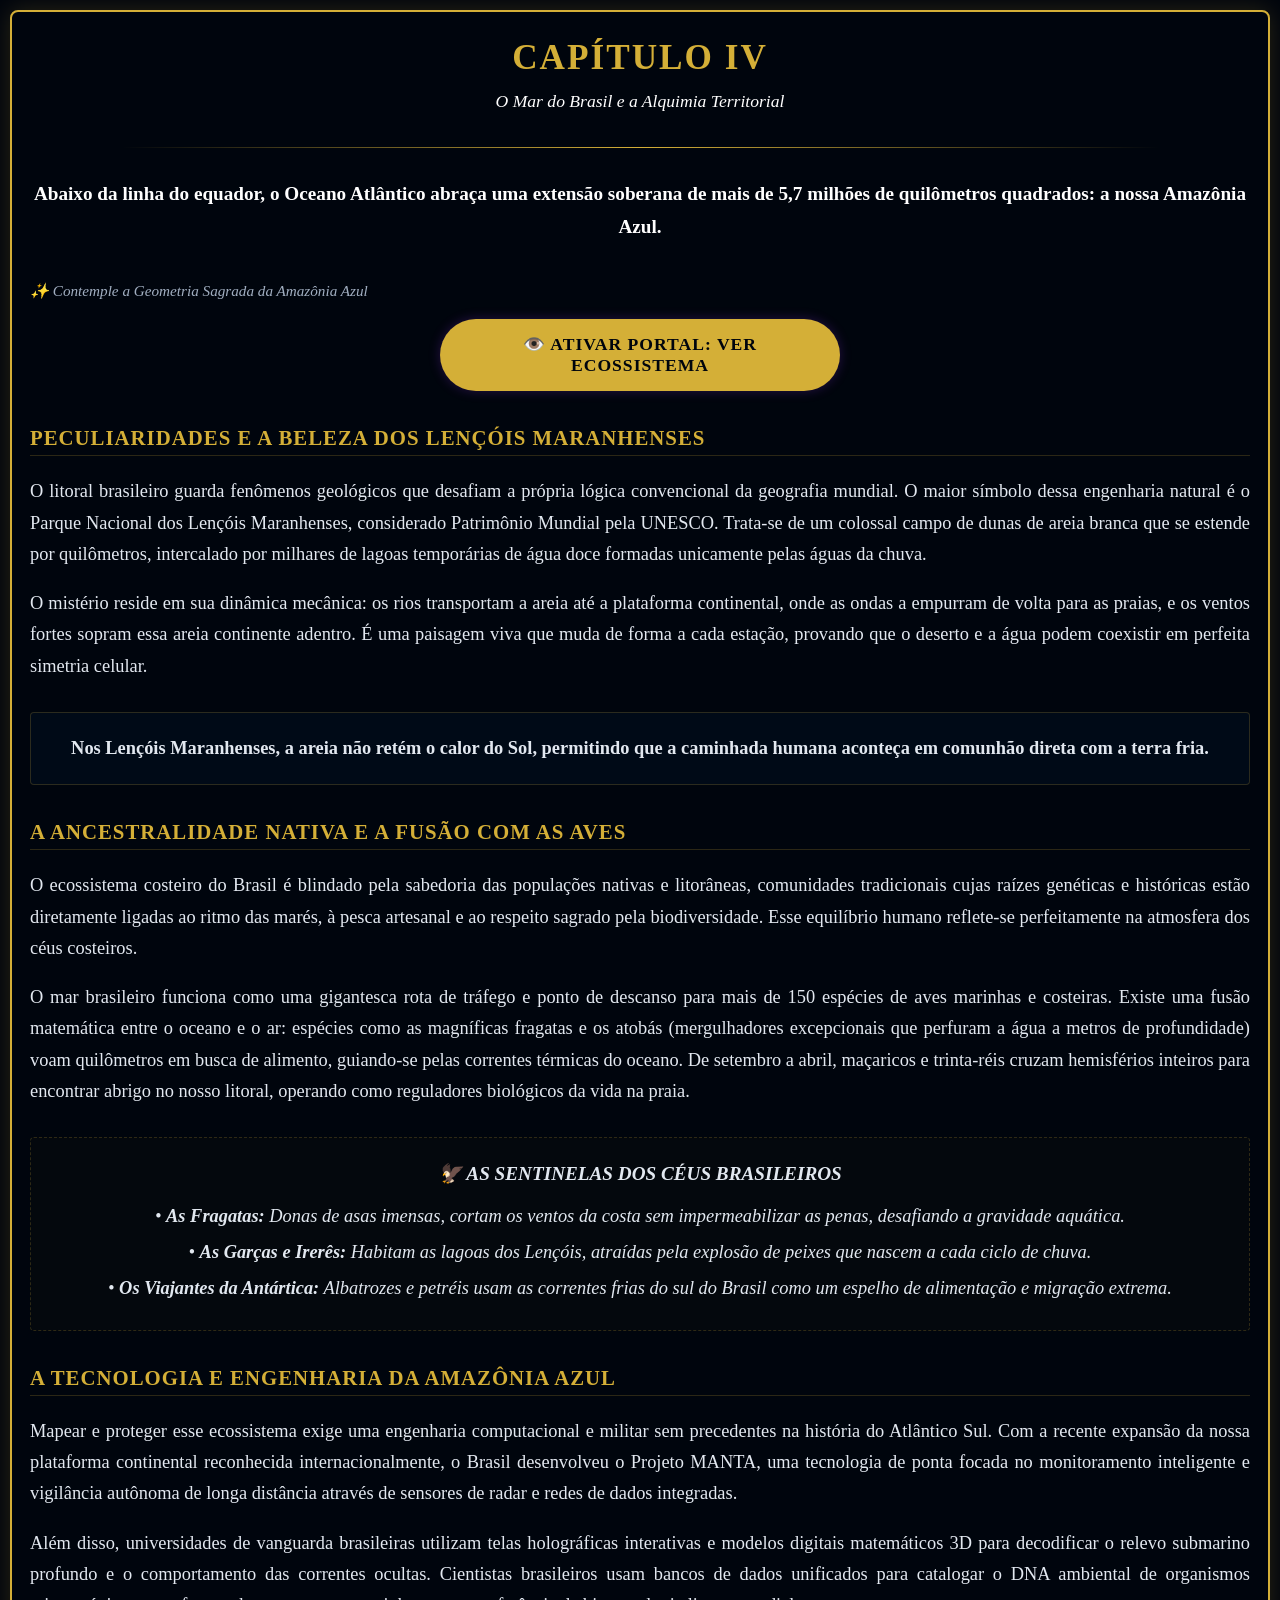
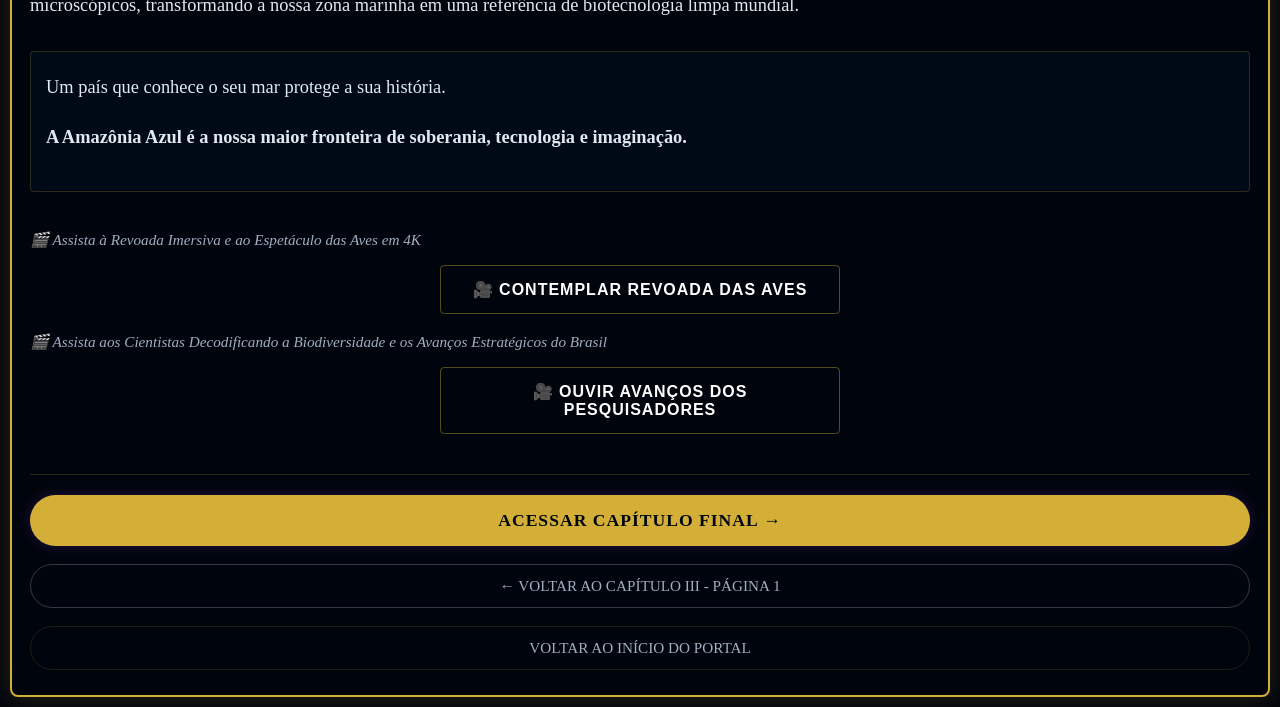
<file: capitulo4.html>
<!DOCTYPE html>
<html lang="pt-BR">
<head>
    <meta charset="UTF-8">
    <meta name="viewport" content="width=device-width, initial-scale=1.0">
    <title>Capítulo IV — A Amazônia Azul</title>
    <link rel="stylesheet" href="oceano.css">
</head>
<body>

    <div class="container-segundo">
        
        <h1>Capítulo IV</h1>
        <p class="subtitulo"> O Mar do Brasil e a Alquimia Territorial</p>
        
        <div class="linha-quantum"></div>

        <section class="introducao">
            <p class="destaque">Abaixo da linha do equador, o Oceano Atlântico abraça uma extensão soberana de mais de 5,7 milhões de quilômetros quadrados: a nossa Amazônia Azul.</p>
        </section>

        <section class="secao-texto">

           <!-- BOTÃO DE INTERAÇÃO DA IMAGEM EM PADRÃO DE EXCELÊNCIA -->
<div style="text-align: center; margin: 35px 0;">
    <p style="font-size: 0.95rem; color: #a0aec0 !important; font-style: italic; margin-bottom: 15px;">
        ✨ Contemple a Geometria Sagrada da Amazônia Azul
    </p>
    <!-- Herda o fundo amarelo corporativo e ativa a expansão da luz roxa neon externa -->
    <a href="brasil.png" target="_blank" class="botao-proximo" style="max-width: 400px; margin: 0 auto; display: block; text-decoration: none;">
        👁️ ATIVAR PORTAL: VER ECOSSISTEMA
    </a>
</div>


            <h2> PECULIARIDADES E A BELEZA DOS LENÇÓIS MARANHENSES</h2>
            <p>O litoral brasileiro guarda fenômenos geológicos que desafiam a própria lógica convencional da geografia mundial. O maior símbolo dessa engenharia natural é o Parque Nacional dos Lençóis Maranhenses, considerado Patrimônio Mundial pela UNESCO. Trata-se de um colossal campo de dunas de areia branca que se estende por quilômetros, intercalado por milhares de lagoas temporárias de água doce formadas unicamente pelas águas da chuva.</p>
            
            <p>O mistério reside em sua dinâmica mecânica: os rios transportam a areia até a plataforma continental, onde as ondas a empurram de volta para as praias, e os ventos fortes sopram essa areia continente adentro. É uma paisagem viva que muda de forma a cada estação, provando que o deserto e a água podem coexistir em perfeita simetria celular.</p>

            <div class="licao" style="margin-bottom: 30px;">
                <p style="text-align: center; margin-bottom: 0;">
                    <strong>Nos Lençóis Maranhenses, a areia não retém o calor do Sol, permitindo que a caminhada humana aconteça em comunhão direta com a terra fria.</strong>
                </p>
            </div>

            <h2> A ANCESTRALIDADE NATIVA E A FUSÃO COM AS AVES</h2>
            <p>O ecossistema costeiro do Brasil é blindado pela sabedoria das populações nativas e litorâneas, comunidades tradicionais cujas raízes genéticas e históricas estão diretamente ligadas ao ritmo das marés, à pesca artesanal e ao respeito sagrado pela biodiversidade. Esse equilíbrio humano reflete-se perfeitamente na atmosfera dos céus costeiros.</p>

            <p>O mar brasileiro funciona como uma gigantesca rota de tráfego e ponto de descanso para mais de 150 espécies de aves marinhas e costeiras. Existe uma fusão matemática entre o oceano e o ar: espécies como as magníficas fragatas e os atobás (mergulhadores excepcionais que perfuram a água a metros de profundidade) voam quilômetros em busca de alimento, guiando-se pelas correntes térmicas do oceano. De setembro a abril, maçaricos e trinta-réis cruzam hemisférios inteiros para encontrar abrigo no nosso litoral, operando como reguladores biológicos da vida na praia.</p>

            <div class="bloco-enfase">
                <p style="color: #d4af37; font-weight: bold; font-size: 1.2rem; margin-bottom: 10px;">🦅 AS SENTINELAS DOS CÉUS BRASILEIROS</p>
                <p>• <strong>As Fragatas:</strong> Donas de asas imensas, cortam os ventos da costa sem impermeabilizar as penas, desafiando a gravidade aquática.</p>
                <p>• <strong>As Garças e Irerês:</strong> Habitam as lagoas dos Lençóis, atraídas pela explosão de peixes que nascem a cada ciclo de chuva.</p>
                <p>• <strong>Os Viajantes da Antártica:</strong> Albatrozes e petréis usam as correntes frias do sul do Brasil como um espelho de alimentação e migração extrema.</p>
            </div>

            <h2> A TECNOLOGIA E ENGENHARIA DA AMAZÔNIA AZUL</h2>
            <p>Mapear e proteger esse ecossistema exige uma engenharia computacional e militar sem precedentes na história do Atlântico Sul. Com a recente expansão da nossa plataforma continental reconhecida internacionalmente, o Brasil desenvolveu o Projeto MANTA, uma tecnologia de ponta focada no monitoramento inteligente e vigilância autônoma de longa distância através de sensores de radar e redes de dados integradas.</p>
            
            <p>Além disso, universidades de vanguarda brasileiras utilizam telas holográficas interativas e modelos digitais matemáticos 3D para decodificar o relevo submarino profundo e o comportamento das correntes ocultas. Cientistas brasileiros usam bancos de dados unificados para catalogar o DNA ambiental de organismos microscópicos, transformando a nossa zona marinha em uma referência de biotecnologia limpa mundial.</p>
                       <div class="licao" style="margin-top: 30px;">
                <p>Um país que conhece o seu mar protege a sua história.</p>
                <p><strong>A Amazônia Azul é a nossa maior fronteira de soberania, tecnologia e imaginação.</strong></p>
            </div>

            <div class="bloco-gatilho-video" style="text-align: center; width: 100%; margin-top: 35px; margin-bottom: 15px;">
                <p style="font-size: 0.95rem; color: #a0aec0 !important; font-style: italic; margin-bottom: 12px;">
                    🎬 Assista à Revoada Imersiva e ao Espetáculo das Aves em 4K
                </p>
                <a href="https://youtu.be/2jhuOhaBCYU?is=1HBLAx2MdHFrEdvr" target="_blank" style="text-decoration: none; display: block; width: 100%; max-width: 400px; margin: 0 auto;">
                    <button type="button" style="
                        width: 100%;
                        color: #ffffff !important;
                        background: transparent !important;
                        font-weight: bold;
                        font-size: 1rem;
                        padding: 14px 20px;
                        border: 1px solid rgba(212, 175, 55, 0.4);
                        border-radius: 4px;
                        text-transform: uppercase;
                        letter-spacing: 1px;
                        cursor: pointer;
                        display: flex;
                        align-items: center;
                        justify-content: center;
                        gap: 10px;
                        transition: 0.3s;
                    ">
                        🎥 Contemplar Revoada das Aves
                    </button>
                </a>
            </div>

            <div class="bloco-gatilho-video" style="text-align: center; width: 100%; margin-top: 15px; margin-bottom: 35px;">
                <p style="font-size: 0.95rem; color: #a0aec0 !important; font-style: italic; margin-bottom: 12px;">
                    🎬 Assista aos Cientistas Decodificando a Biodiversidade e os Avanços Estratégicos do Brasil
                </p>
                <a href="https://youtu.be/X2UfomdpYus?is=gcT5pS5fG5iHkgja" target="_blank" style="text-decoration: none; display: block; width: 100%; max-width: 400px; margin: 0 auto;">
                    <button type="button" style="
                        width: 100%;
                        color: #ffffff !important;
                        background: transparent !important;
                        font-weight: bold;
                        font-size: 1rem;
                        padding: 14px 20px;
                        border: 1px solid rgba(212, 175, 55, 0.4);
                        border-radius: 4px;
                        text-transform: uppercase;
                        letter-spacing: 1px;
                        cursor: pointer;
                        display: flex;
                        align-items: center;
                        justify-content: center;
                        gap: 10px;
                        transition: 0.3s;
                    ">
                        🎥 Ouvir Avanços dos Pesquisadores
                    </button>
                </a>
            </div>
        </section>
        <div class="divisor-final" style="margin-top: 40px; margin-bottom: 20px;"></div>

        <div class="navegacao-portal" style="display: flex; flex-direction: column; align-items: center; gap: 14px; width: 100%;">
           
<a href="capitulofinal.html"
   class="botao-proximo"
   style="margin-bottom: 4px;">
    Acessar Capítulo Final →
</a>
         
            <a href="capitulo3-1.html" class="botao-retroceder" style="margin-bottom: 4px;">← Voltar ao Capítulo III - Página 1</a>
            
            <a href="index.html" class="botao-retroceder" style="border-color: rgba(212, 175, 55, 0.15);">Voltar ao Início do Portal</a>
            
        </div>
        
    </div>
</body>
</html>
</file>
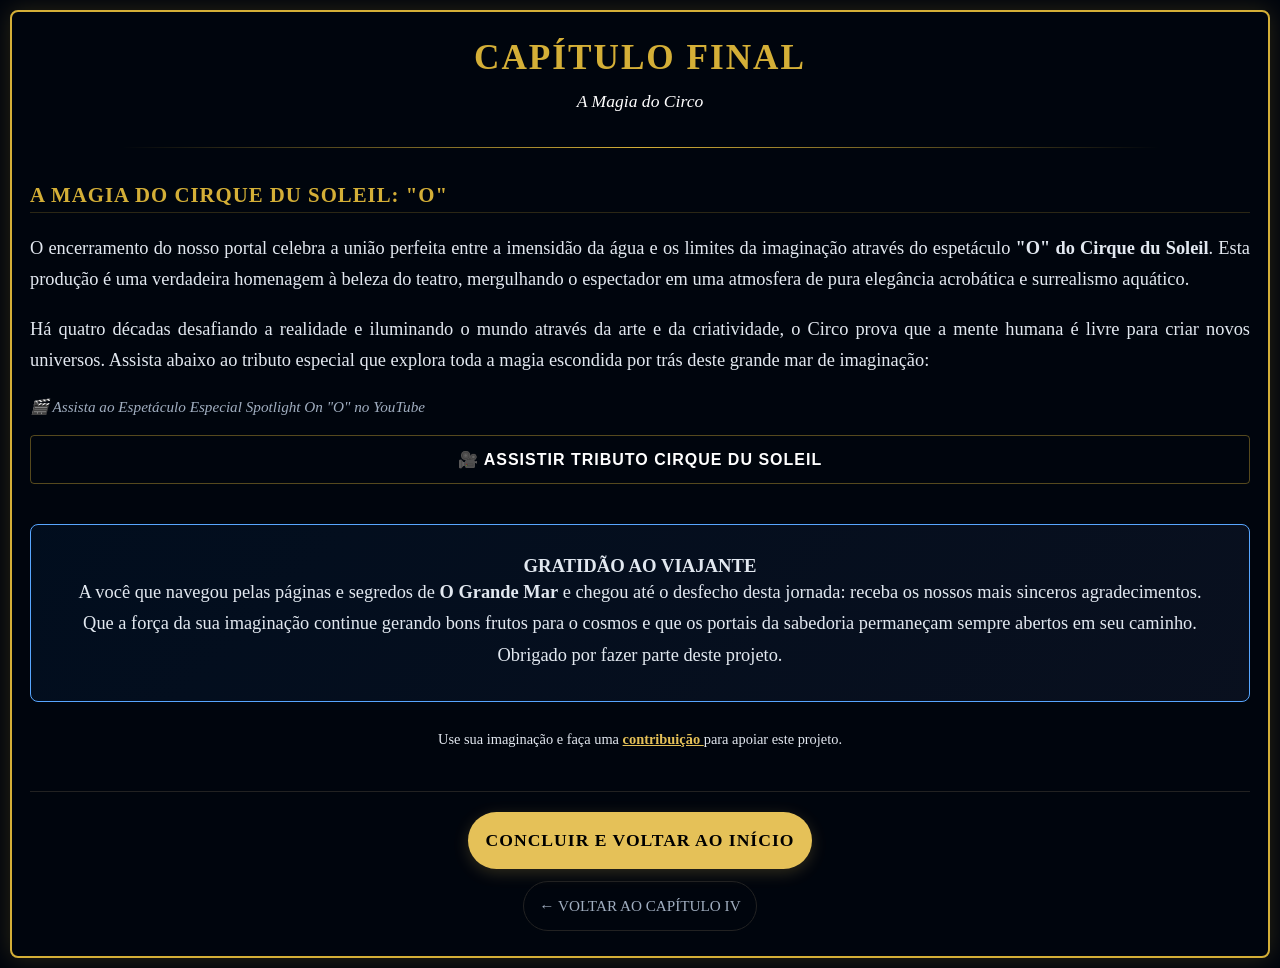
<file: capitulofinal.html>
<!DOCTYPE html>
<html lang="pt-BR">
<head>
    <meta charset="UTF-8">
    <meta name="viewport" content="width=device-width, initial-scale=1.0">
    <title>Capítulo Final — O Grande Mar</title>
    <link rel="stylesheet" href="oceano.css">
    <style>
        .bloco-gatilho-video {
            text-align: center;
            width: 100%;
            margin-top: 15px;
            margin-bottom: 25px;
        }
        .thanks-box {
            background: linear-gradient(135deg, rgba(2, 19, 41, 0.6) 0%, rgba(15, 23, 42, 0.6) 100%);
            border: 1px solid #58a6ff;
            padding: 30px;
            border-radius: 8px;
            margin-top: 40px;
            text-align: center;
        }
    </style>
</head>
<body>

    <div class="container-segundo">
        
        <h1>Capítulo Final</h1>
        <p class="subtitulo">A Magia do Circo </p>
        
        <div class="linha-quantum"></div>

        <section class="secao-texto">
            <h2> A MAGIA DO CIRQUE DU SOLEIL: "O"</h2>
            <p>O encerramento do nosso portal celebra a união perfeita entre a imensidão da água e os limites da imaginação através do espetáculo <strong>"O" do Cirque du Soleil</strong>. Esta produção é uma verdadeira homenagem à beleza do teatro, mergulhando o espectador em uma atmosfera de pura elegância acrobática e surrealismo aquático.</p>
            
            <p>Há quatro décadas desafiando a realidade e iluminando o mundo através da arte e da criatividade, o Circo prova que a mente humana é livre para criar novos universos. Assista abaixo ao tributo especial que explora toda a magia escondida por trás deste grande mar de imaginação:</p>

            <div class="bloco-gatilho-video">
                <p style="font-size: 0.95rem; color: #a0aec0 !important; font-style: italic; margin-bottom: 15px;">
                    🎬 Assista ao Espetáculo Especial Spotlight On "O" no YouTube
                </p>
                <a href="https://youtu.be/yaVnhuXRIx4?is=TSoTcfDycyZu2dJe" target="_blank" style="text-decoration: none; display: block; width: 100%;">
                    <button type="button" style="
                        width: 100%;
                        color: #ffffff !important;
                        background: transparent !important;
                        font-weight: bold;
                        font-size: 1rem;
                        padding: 14px 20px;
                        border: 1px solid rgba(212, 175, 55, 0.4);
                        border-radius: 4px;
                        cursor: pointer;
                        text-transform: uppercase;
                        letter-spacing: 1px;
                    ">
                        🎥 Assistir Tributo Cirque du Soleil
                    </button>
                </a>
            </div>

            <div class="thanks-box">
                <h3> GRATIDÃO AO VIAJANTE</h3>
                <p style="text-align: center; margin-bottom: 0;">A você que navegou pelas páginas e segredos de <strong>O Grande Mar</strong> e chegou até o desfecho desta jornada: receba os nossos mais sinceros agradecimentos. Que a força da sua imaginação continue gerando bons frutos para o cosmos e que os portais da sabedoria permaneçam sempre abertos em seu caminho. Obrigado por fazer parte deste projeto.</p>
            </div>
<!-- LINHA LINK DISCRETA ATUALIZADA -->
<p style="text-align: center; font-size: 0.9rem; margin-top: 25px; color: #a0aec0;">
    Use sua imaginação e faça uma <a href="pix.html" style="color: #e5c158; text-decoration: underline; font-weight: bold;">contribuição </a> para apoiar este projeto.
</p>


        </section>

        <hr style="border: 0; border-top: 1px solid #222; margin: 40px 0 20px 0;">

        <div class="navegacao-portal" style="display: flex; flex-direction: column; gap: 12px; width: 100%;">
            
            <a href="index.html" style="display: block; background-color: #e5c158; color: #000; text-align: center; padding: 18px; border-radius: 40px; text-decoration: none; font-weight: bold; font-size: 1.1rem; text-transform: uppercase; letter-spacing: 1px; box-shadow: 0 4px 15px rgba(229, 193, 88, 0.2);">
                CONCLUIR E VOLTAR AO INÍCIO
            </a>
            
            <a href="capitulo4.html" style="display: block; background-color: transparent; color: #a0aec0; text-align: center; padding: 15px; border-radius: 40px; text-decoration: none; border: 1px solid #222; font-size: 0.95rem; text-transform: uppercase;">
                ← VOLTAR AO CAPÍTULO IV
            </a>
            
        </div>
        
    </div>

</body>
</html>
</file>
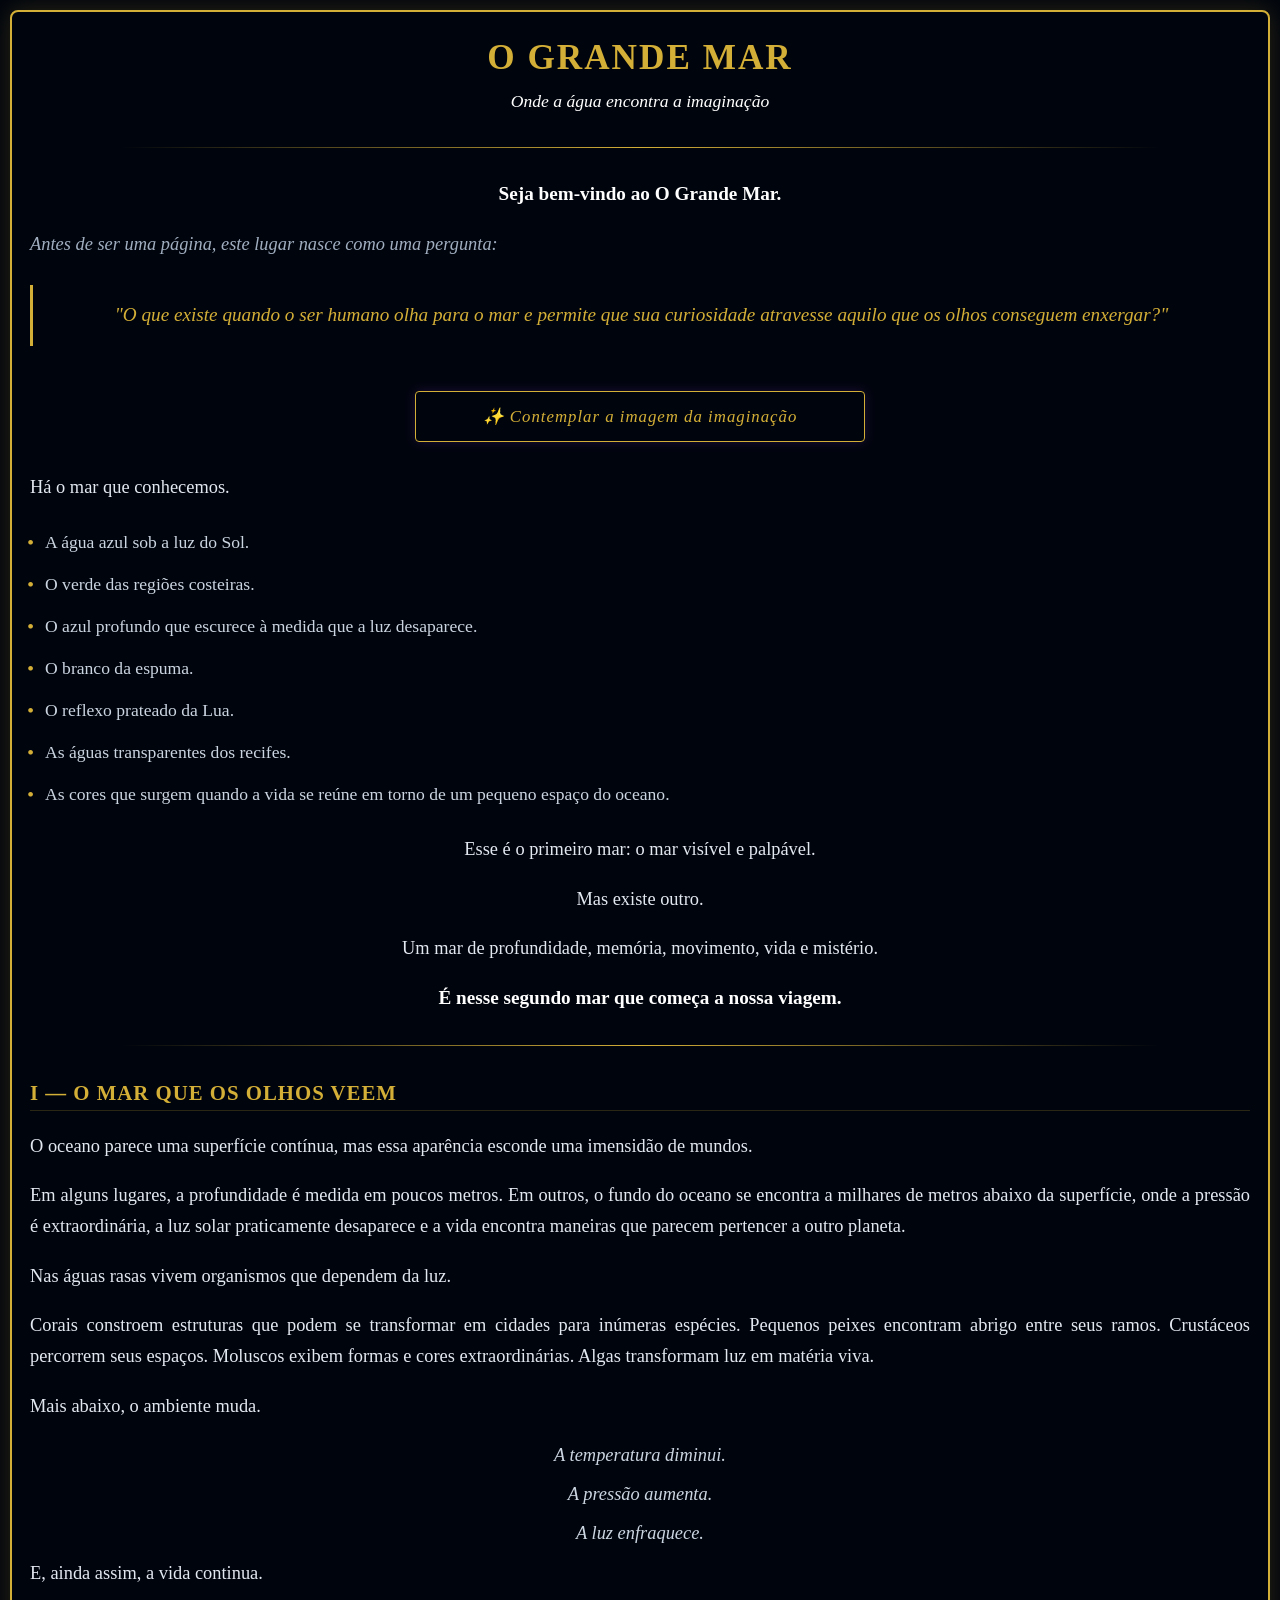
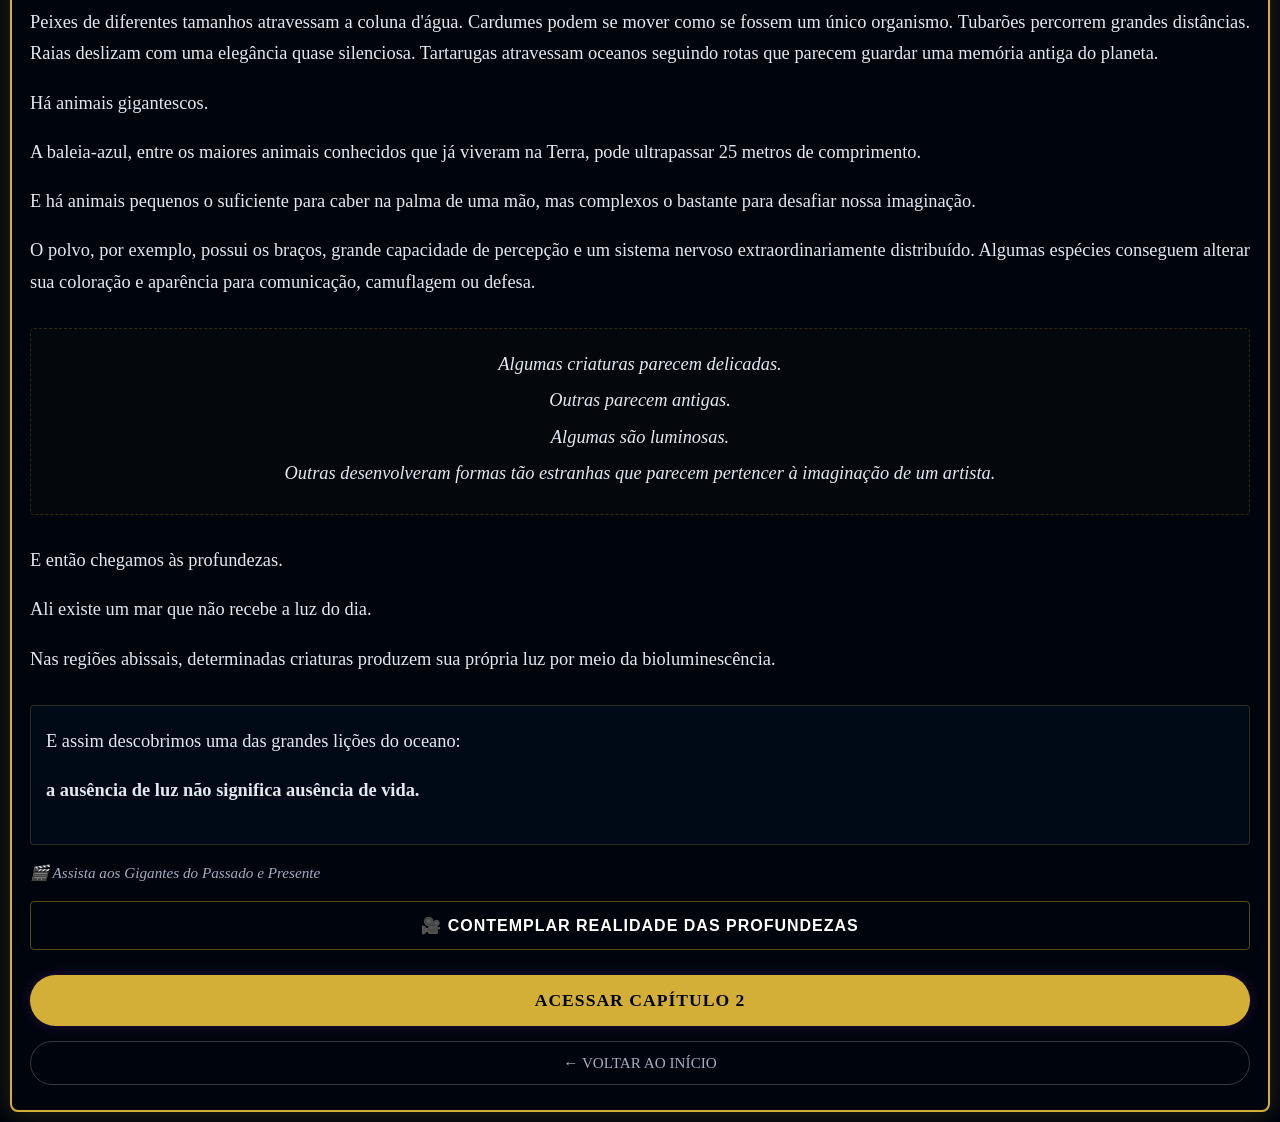
<file: oceano.html>
<!DOCTYPE html>
<html lang="pt-BR">
<head>
    <meta charset="UTF-8">
    <meta name="viewport" content="width=device-width, initial-scale=1.0">
    <title>O Grande Mar - O Manifesto</title>
    <link rel="stylesheet" href="oceano.css">
</head>
<body>

    <div class="container-segundo">
        
        <h1>O Grande Mar</h1>
        <p class="subtitulo">Onde a água encontra a imaginação</p>
        
        <div class="linha-quantum"></div>

        <section class="introducao">
            <p class="destaque">Seja bem-vindo ao O Grande Mar.</p>
            <p class="pergunta">Antes de ser uma página, este lugar nasce como uma pergunta:</p>
            <blockquote>
                "O que existe quando o ser humano olha para o mar e permite que sua curiosidade atravesse aquilo que os olhos conseguem enxergar?"
            </blockquote>

<div class="bloco-gatilho-visual" style="text-align: center; width: 100%;">
    <a href="img-mar.png" target="_blank" class="link-despertar">
        ✨ Contemplar a imagem da imaginação 
    </a>
</div>


        </section>

        <section class="poema-cores">
            <p>Há o mar que conhecemos.</p>
            <ul>
                <li>A água azul sob a luz do Sol.</li>
                <li>O verde das regiões costeiras.</li>
                <li>O azul profundo que escurece à medida que a luz desaparece.</li>
                <li>O branco da espuma.</li>
                <li>O reflexo prateado da Lua.</li>
                <li>As águas transparentes dos recifes.</li>
                <li>As cores que surgem quando a vida se reúne em torno de um pequeno espaço do oceano.</li>
            </ul>
            <p class="conclusao-secao">Esse é o primeiro mar: o mar visível e palpável.</p>
            <p class="conclusao-secao">Mas existe outro.</p>
            <p class="conclusao-secao">Um mar de profundidade, memória, movimento, vida e mistério.</p>
            <p class="destaque-viagem">É nesse segundo mar que começa a nossa viagem.</p>
        </section>

        <div class="linha-quantum"></div>

        <section class="secao-texto">
            <h2>I — O MAR QUE OS OLHOS VEEM</h2>
            
            <p>O oceano parece uma superfície contínua, mas essa aparência esconde uma imensidão de mundos.</p>
            
            <p>Em alguns lugares, a profundidade é medida em poucos metros. Em outros, o fundo do oceano se encontra a milhares de metros abaixo da superfície, onde a pressão é extraordinária, a luz solar praticamente desaparece e a vida encontra maneiras que parecem pertencer a outro planeta.</p>
            
            <p>Nas águas rasas vivem organismos que dependem da luz.</p>
            
            <p>Corais constroem estruturas que podem se transformar em cidades para inúmeras espécies. Pequenos peixes encontram abrigo entre seus ramos. Crustáceos percorrem seus espaços. Moluscos exibem formas e cores extraordinárias. Algas transformam luz em matéria viva.</p>
            
            <p>Mais abaixo, o ambiente muda.</p>
            <p class="efeito-lista">A temperatura diminui.</p>
            <p class="efeito-lista">A pressão aumenta.</p>
            <p class="efeito-lista">A luz enfraquece.</p>
            
            <p>E, ainda assim, a vida continua.</p>
            
            <p>Peixes de diferentes tamanhos atravessam a coluna d'água. Cardumes podem se mover como se fossem um único organismo. Tubarões percorrem grandes distâncias. Raias deslizam com uma elegância quase silenciosa. Tartarugas atravessam oceanos seguindo rotas que parecem guardar uma memória antiga do planeta.</p>
            
            <p>Há animais gigantescos.</p>
            <p>A baleia-azul, entre os maiores animais conhecidos que já viveram na Terra, pode ultrapassar 25 metros de comprimento.</p>
            
            <p>E há animais pequenos o suficiente para caber na palma de uma mão, mas complexos o bastante para desafiar nossa imaginação.</p>
            
            <p>O polvo, por exemplo, possui os braços, grande capacidade de percepção e um sistema nervoso extraordinariamente distribuído. Algumas espécies conseguem alterar sua coloração e aparência para comunicação, camuflagem ou defesa.</p>
            
            <div class="bloco-enfase">
                <p>Algumas criaturas parecem delicadas.</p>
                <p>Outras parecem antigas.</p>
                <p>Algumas são luminosas.</p>
                <p>Outras desenvolveram formas tão estranhas que parecem pertencer à imaginação de um artista.</p>
            </div>

            <p>E então chegamos às profundezas.</p>
            <p>Ali existe um mar que não recebe a luz do dia.</p>
            
            <p>Nas regiões abissais, determinadas criaturas produzem sua própria luz por meio da bioluminescência.</p>
            
            <div class="licao">
                <p>E assim descobrimos uma das grandes lições do oceano:</p>
                <p><strong>a ausência de luz não significa ausência de vida.</strong></p>
            </div>
        </section>

<div class="bloco-gatilho-video" style="text-align: center; width: 100%; margin-top: 15px; margin-bottom: 25px;">
    <p style="font-size: 0.95rem; color: #a0aec0 !important; font-style: italic; margin-bottom: 15px;">
        🎬 Assista aos Gigantes do Passado e Presente
    </p>
    <a href="https://youtu.be/VVj1dai6SBo?is=V-emXjcolx7Bxh97" target="_blank" style="text-decoration: none; display: block; width: 100%;">
        <button type="button" style="
            width: 100%;
            color: #ffffff !important;
            background: transparent !important;
            font-weight: bold;
            font-size: 1rem;
            padding: 14px 20px;
            border: 1px solid rgba(212, 175, 55, 0.4);
            border-radius: 4px;
            cursor: pointer;
            text-transform: uppercase;
            letter-spacing: 1px;
        ">
            🎥 Contemplar Realidade das Profundezas
        </button>
    </a>
</div>

        <div class="navegacao-portal">
        
<a href="capitulo2.html" class="botao-proximo">ACESSAR CAPÍTULO 2</a>

            <a href="index.html" class="botao-retroceder">← Voltar ao Início</a>
        </div>



        
    </div>

</body>
</html>
</file>
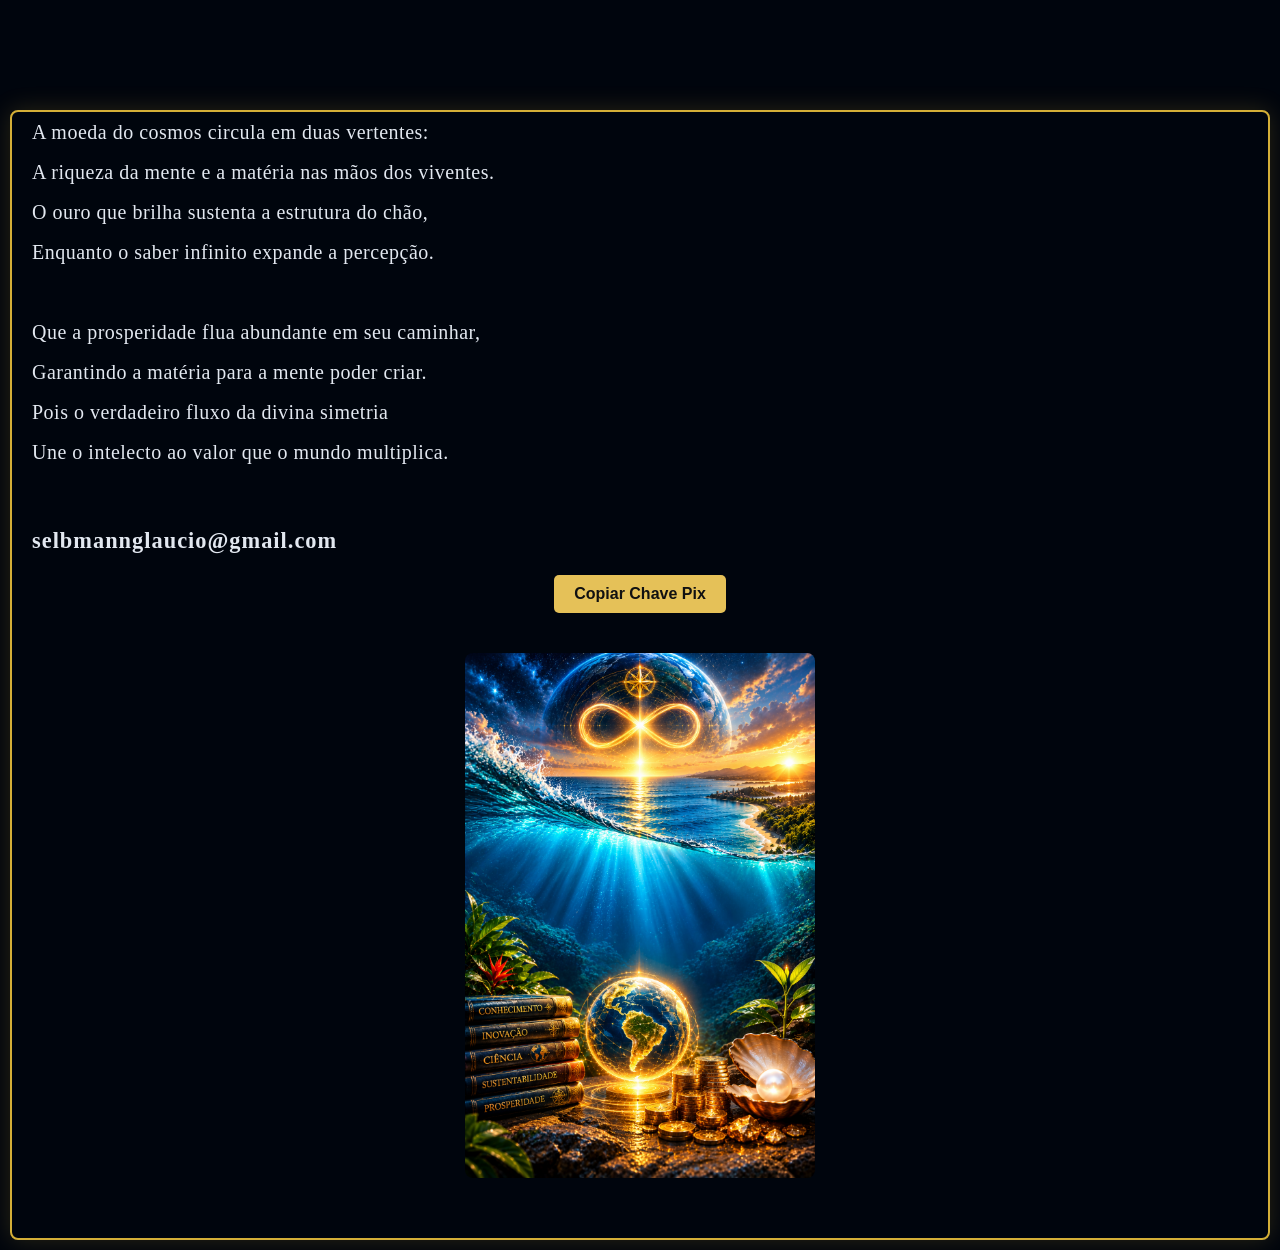
<file: pix.html>
<!DOCTYPE html>
<html lang="pt-BR">
<head>
    <meta charset="UTF-8">
    <meta name="viewport" content="width=device-width, initial-scale=1.0">
    <title>O Grande Mar — Abundância</title>
    <link rel="stylesheet" href="oceano.css">
    <style>
        /* Estilos profissionais para o botão de copiar */
        .btn-copiar {
            background-color: #e5c158;
            color: #111111;
            border: none;
            padding: 10px 20px;
            font-size: 1rem;
            font-weight: bold;
            border-radius: 5px;
            cursor: pointer;
            transition: all 0.3s ease;
            margin-top: 10px;
            display: inline-flex;
            align-items: center;
            gap: 8px;
        }

        .btn-copiar:hover {
            background-color: #d4b047;
            transform: scale(1.02);
        }

        .btn-copiar:active {
            transform: scale(0.98);
        }
    </style>
</head>
<body>

    <div class="container-segundo" style="text-align: center; margin-top: 100px; padding: 0 20px;">
        
        <!-- POEMA DE PROSPERIDADE INTEGRAL -->
        <p style="font-size: 1.25rem; line-height: 2; color: #ffffff; letter-spacing: 0.5px; font-style: normal; margin-bottom: 50px;">
            A moeda do cosmos circula em duas vertentes:<br>
            A riqueza da mente e a matéria nas mãos dos viventes.<br>
            O ouro que brilha sustenta a estrutura do chão,<br>
            Enquanto o saber infinito expande a percepção.<br><br>
            Que a prosperidade flua abundante em seu caminhar,<br>
            Garantindo a matéria para a mente poder criar.<br>
            Pois o verdadeiro fluxo da divina simetria<br>
            Une o intelecto ao valor que o mundo multiplica.
        </p>

        <!-- BLOCO DO PIX PROFISSIONAL -->
        <div style="margin-bottom: 40px;">
            <p id="chave-pix" style="font-size: 1.4rem; font-weight: bold; color: #e5c158; letter-spacing: 1px; word-break: break-all; margin-bottom: 5px;">
                selbmannglaucio@gmail.com
            </p>
            <!-- Botão de Copiar -->
            <button class="btn-copiar" onclick="copiarPix()">
                <span>Copiar Chave Pix</span>
            </button>
        </div>

        <!-- IMAGEM DO PIX PADRONIZADA E RESPONSIVA -->
        <div style="max-width: 350px; margin: 0 auto 60px auto;">
            <img src="pix.png" alt="QR Code Pix" style="width: 100%; max-width: 100%; height: auto; display: block; border-radius: 8px;">
        </div>

    </div>

    <!-- SCRIPT PARA A FUNÇÃO DE COPIAR -->
    <script>
        function copiarPix() {
            // Seleciona o texto da chave
            const textoChave = document.getElementById("chave-pix").innerText.trim();
            
            // Copia para a área de transferência
            navigator.clipboard.writeText(textoChave).then(() => {
                // Altera o texto do botão temporariamente para dar feedback visual
                const botao = document.querySelector(".btn-copiar span");
                const textoOriginal = botao.innerText;
                
                botao.innerText = "¡Copiado!";
                
                setTimeout(() => {
                    botao.innerText = textoOriginal;
                }, 2000);
            }).catch(err => {
                console.error("Erro ao copiar: ", err);
            });
        }
    </script>

</body>
</html>
</file>
<file: estilo.css>
* {
    margin: 0;
    padding: 0;
    box-sizing: border-box;
}

body {
    background: linear-gradient(180deg, #021329 0%, #00050d 100%);
    color: #ffffff;
    font-family: 'Times New Roman', Times, serif;
    line-height: 1.6;
    padding: 20px;
    min-height: 100vh;
}

.container {
    max-width: 800px;
    margin: 40px auto;
    background: rgba(2, 19, 41, 0.6);
    border: 1px solid #d4af37; /* Borda Dourada */
    border-radius: 8px;
    padding: 30px;
    box-shadow: 0 0 20px rgba(212, 175, 55, 0.2);
    text-align: center;
}

.imagem-mestre {
    max-width: 100%;
    height: auto;
    border: 2px solid #d4af37; /* Moldura Dourada */
    border-radius: 4px;
    margin-bottom: 20px;
    box-shadow: 0 4px 15px rgba(0, 0, 0, 0.5);
}

h1, h2 {
    color: #d4af37;
    margin-bottom: 20px;
    letter-spacing: 1px;
    text-transform: uppercase;
}

blockquote {
    font-style: italic;
    font-size: 1.2rem;
    color: #e6e6e6;
    margin: 20px 0;
    padding: 0 10px;
    position: relative;
}

.autor {
    color: #d4af37;
    font-weight: bold;
    font-size: 1.3rem;
    margin-top: 10px;
    display: block;
}

.divisor {
    height: 1px;
    background: linear-gradient(90deg, transparent, #d4af37, transparent);
    margin: 25px auto;
    width: 60%;
}

/* ESTILIZAÇÃO DO BOTÃO EM PADRÃO DE EXCELÊNCIA */
.botao-portal {
    display: inline-block;
    background: transparent;
    color: #d4af37; /* Amarelo/Dourado padrão */
    border: 2px solid #d4af37;
    padding: 12px 30px;
    font-size: 1.1rem;
    font-weight: bold;
    text-transform: uppercase;
    text-decoration: none;
    letter-spacing: 2px;
    border-radius: 4px;
    cursor: pointer;
    
    /* Aura sutil roxa no estado normal para criar profundidade */
    box-shadow: 0 0 12px rgba(147, 51, 234, 0.3);
    
    /* Transição suave para todas as mudanças */
    transition: all 0.4s cubic-bezier(0.25, 0.8, 0.25, 1);
}

/* Efeito ao passar o mouse (Hover) - Equilíbrio entre o Amarelo e o Roxo */
.botao-portal:hover {
    background: #e5c158; /* Amarelo sólido profissional */
    color: #111111; /* Texto escuro para leitura perfeita */
    border-color: #e5c158;
    transform: translateY(-3px); /* Eleva o botão suavemente */
    
    /* O Toque de Roxo Cósmico expandido ao redor do corpo amarelo */
    box-shadow: 0 0 25px rgba(147, 51, 234, 0.95), 0 0 10px rgba(147, 51, 234, 0.4);
}

/* Efeito ao clicar (Active) */
.botao-portal:active {
    transform: translateY(-1px);
    box-shadow: 0 0 15px rgba(147, 51, 234, 0.6);
}
</file>
<file: oceano.css>
* {
    margin: 0;
    padding: 0;
    box-sizing: border-box;
}

body {
    background: #00050d !important;
    color: #e2e8f0 !important;
    font-family: 'Times New Roman', Times, serif;
    padding: 10px; /* Pequeno respiro nas extremidades da tela */
    min-height: 100vh;
    width: 100%;
}

.container-segundo {
    width: 100%;
    background: #00050d !important;
    border: 2px solid #d4af37 !important; /* Moldura de ouro delimitando o espaço místico */
    border-radius: 8px;
    padding: 25px 18px; /* Margem interna para a escrita respirar com harmonia */
    box-shadow: 0 0 25px rgba(212, 175, 55, 0.2);
    margin: 0 auto;
}

h1 {
    color: #d4af37 !important;
    font-size: 2.2rem;
    text-align: center;
    text-transform: uppercase;
    letter-spacing: 2px;
    margin-bottom: 5px;
    line-height: 1.2;
}

.subtitulo {
    color: #ffffff !important;
    font-size: 1.1rem;
    text-align: center;
    font-style: italic;
    margin-top: 8px;
    margin-bottom: 25px;
}

h2 {
    color: #d4af37 !important;
    font-size: 1.3rem;
    margin-top: 35px;
    margin-bottom: 20px;
    letter-spacing: 1px;
    border-bottom: 1px solid rgba(212, 175, 55, 0.2);
    padding-bottom: 5px;
}

p {
    font-size: 1.15rem;
    line-height: 1.7;
    text-align: justify;
    margin-bottom: 18px;
    color: #e2e8f0 !important;
}

blockquote {
    font-size: 1.2rem;
    color: #d4af37 !important;
    font-style: italic;
    padding: 15px 10px;
    margin: 25px 0;
    border-left: 3px solid #d4af37;
    text-align: center;
    line-height: 1.6;
}

.moldura-ilustracao {
    width: 100%;
    margin: 30px 0;
    border: 1px solid rgba(212, 175, 55, 0.4);
    border-radius: 6px;
    overflow: hidden;
    box-shadow: 0 0 15px rgba(212, 175, 55, 0.15);
}

.moldura-ilustracao img {
    display: block;
    width: 100%;
    height: auto;
    object-fit: cover; 
}

ul {
    list-style-type: none;
    margin: 25px 0;
    padding-left: 15px;
}

ul li {
    font-size: 1.1rem;
    line-height: 1.7;
    color: #cbd5e1 !important;
    margin-bottom: 12px;
    position: relative;
}

ul li::before {
    content: "•";
    color: #d4af37 !important;
    font-weight: bold;
    display: inline-block; 
    width: 1em;
    margin-left: -1em;
}

.efeito-lista {
    text-align: center;
    font-style: italic;
    color: #cbd5e1 !important;
    margin-bottom: 8px;
}

.introducao {
    text-align: center;
    margin-bottom: 30px;
}

.destaque, .destaque-viagem {
    font-size: 1.2rem;
    color: #ffffff !important;
    font-weight: bold;
    text-align: center;
}

.pergunta {
    font-style: italic;
    color: #a0aec0 !important;
}

.conclusao-secao {
    text-align: center;
    margin-top: 10px;
}

.bloco-enfase {
    background: rgba(212, 175, 55, 0.02);
    border: 1px dashed rgba(212, 175, 55, 0.2);
    padding: 20px 15px;
    border-radius: 4px;
    margin: 30px 0;
}

.bloco-enfase p {
    text-align: center;
    font-style: italic;
    margin-bottom: 5px;
}

.licao {
    text-align: center;
    color: #ffffff !important;
    background: rgba(2, 19, 41, 0.4);
    padding: 20px 15px;
    border-radius: 4px;
    margin-top: 30px;
    border: 1px solid rgba(212, 175, 55, 0.2);
}

.linha-quantum {
    height: 1px;
    background: linear-gradient(90deg, transparent, #d4af37, transparent);
    width: 85%;
    margin: 30px auto;
}

.divisor-final {
    height: 1px;
    background: rgba(212, 175, 55, 0.2);
    margin: 40px 0 25px 0;
}

.navegacao-portal {
    width: 100%;
    display: flex;
    flex-direction: column;
    align-items: center;
    gap: 15px;
}

/* BOTÃO PRINCIPAL (AMARELO CORPORATIVO COM AURA ROXA NO HOVER) */
.botao-proximo {
    display: block;
    width: 100%;
    color: #00050d !important;
    background: #d4af37 !important;
    text-decoration: none;
    font-weight: bold;
    font-size: 1.1rem;
    padding: 15px;
    border-radius: 50px;
    text-transform: uppercase;
    letter-spacing: 1px;
    text-align: center;
    cursor: pointer;
    box-shadow: 0 0 12px rgba(147, 51, 234, 0.25);
    
    /* Upgrade de transição suave e refinada */
    transition: all 0.4s cubic-bezier(0.25, 0.8, 0.25, 1);
}

.botao-proximo:hover {
    background: #e5c158 !important; /* Ilumina para o amarelo mais aberto */
    transform: translateY(-3px);
    
    /* Expansão da Aura Roxa Cósmica ao redor da estrutura amarela */
    box-shadow: 0 0 25px rgba(147, 51, 234, 0.95), 0 0 10px rgba(147, 51, 234, 0.4);
}

/* BOTÃO SECUNDÁRIO (LINK DESPERTAR ESTILIZADO EM PADRÃO DE EXCELÊNCIA) */
.link-despertar {
    display: inline-block;
    background: transparent !important;
    color: #d4af37 !important;
    border: 1px double #d4af37 !important;
    padding: 14px 24px;
    font-size: 1.05rem;
    font-family: 'Times New Roman', Times, serif;
    font-style: italic;
    text-decoration: none;
    border-radius: 4px;
    width: 100%;
    max-width: 450px;
    letter-spacing: 1px;
    text-align: center;
    margin-top: 20px;
    cursor: pointer;
    box-shadow: 0 0 12px rgba(147, 51, 234, 0.2);
    
    /* Sincronização do tempo de animação */
    transition: all 0.4s cubic-bezier(0.25, 0.8, 0.25, 1);
}

.link-despertar:hover {
    background: #e5c158 !important;
    color: #111111 !important; /* Dá nitidez e leitura profissional sobre o fundo claro */
    border-color: #e5c158 !important;
    transform: translateY(-3px);
    
    /* Aura Violeta Neon idêntica para manter a unidade estética */
    box-shadow: 0 0 25px rgba(147, 51, 234, 0.95), 0 0 10px rgba(147, 51, 234, 0.4);
}

.link-despertar:active, .botao-proximo:active {
    transform: translateY(-1px);
    box-shadow: 0 0 15px rgba(147, 51, 234, 0.6);
}

/* BOTÃO RETROCEDER COM REAÇÃO COERENTE */
.botao-retroceder {
    display: block;
    width: 100%;
    color: #a0aec0 !important;
    text-decoration: none;
    font-size: 0.95rem;
    padding: 12px;
    border: 1px solid rgba(160, 174, 192, 0.3);
    border-radius: 50px;
    text-transform: uppercase;
    text-align: center;
    background: transparent;
    cursor: pointer;
    transition: all 0.3s ease;
}

.botao-retroceder:hover {
    color: #ffffff !important;
    border-color: rgba(255, 255, 255, 0.6);
    background: rgba(255, 255, 255, 0.05);
}
</file>
